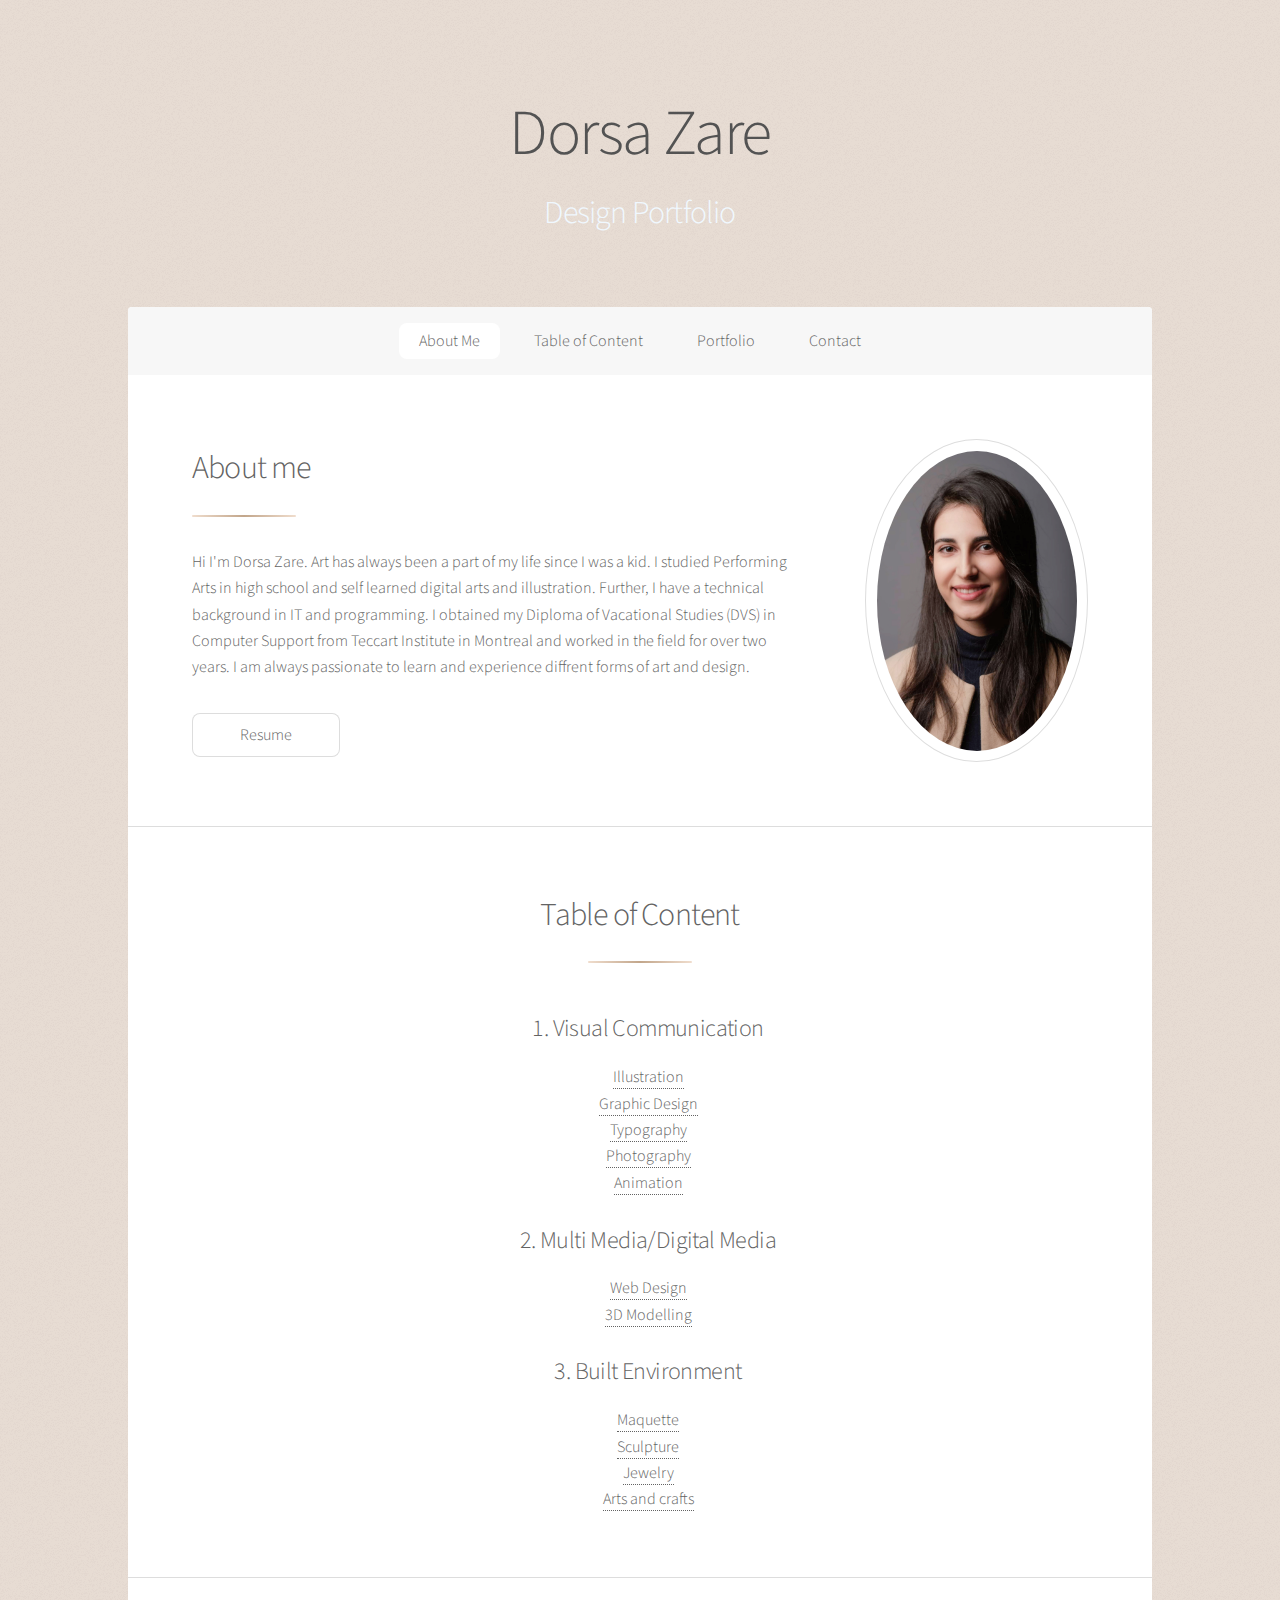
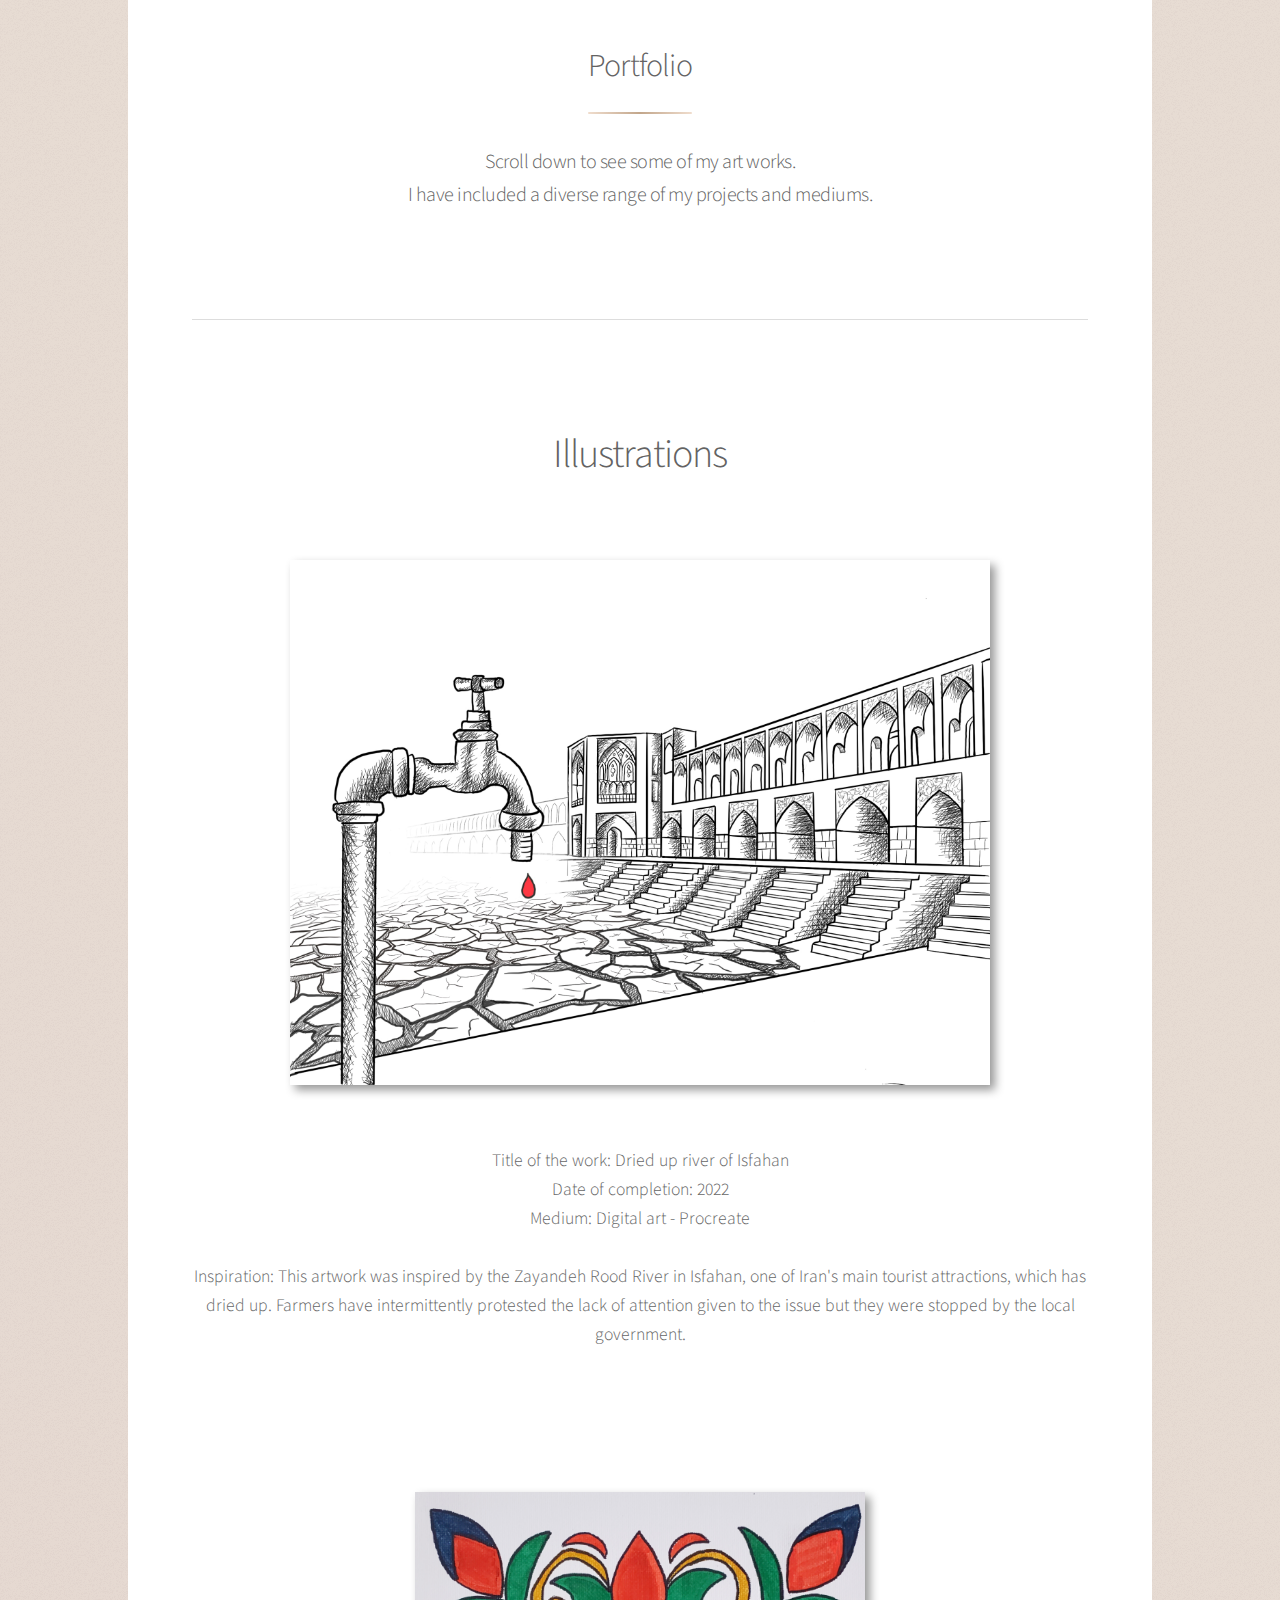
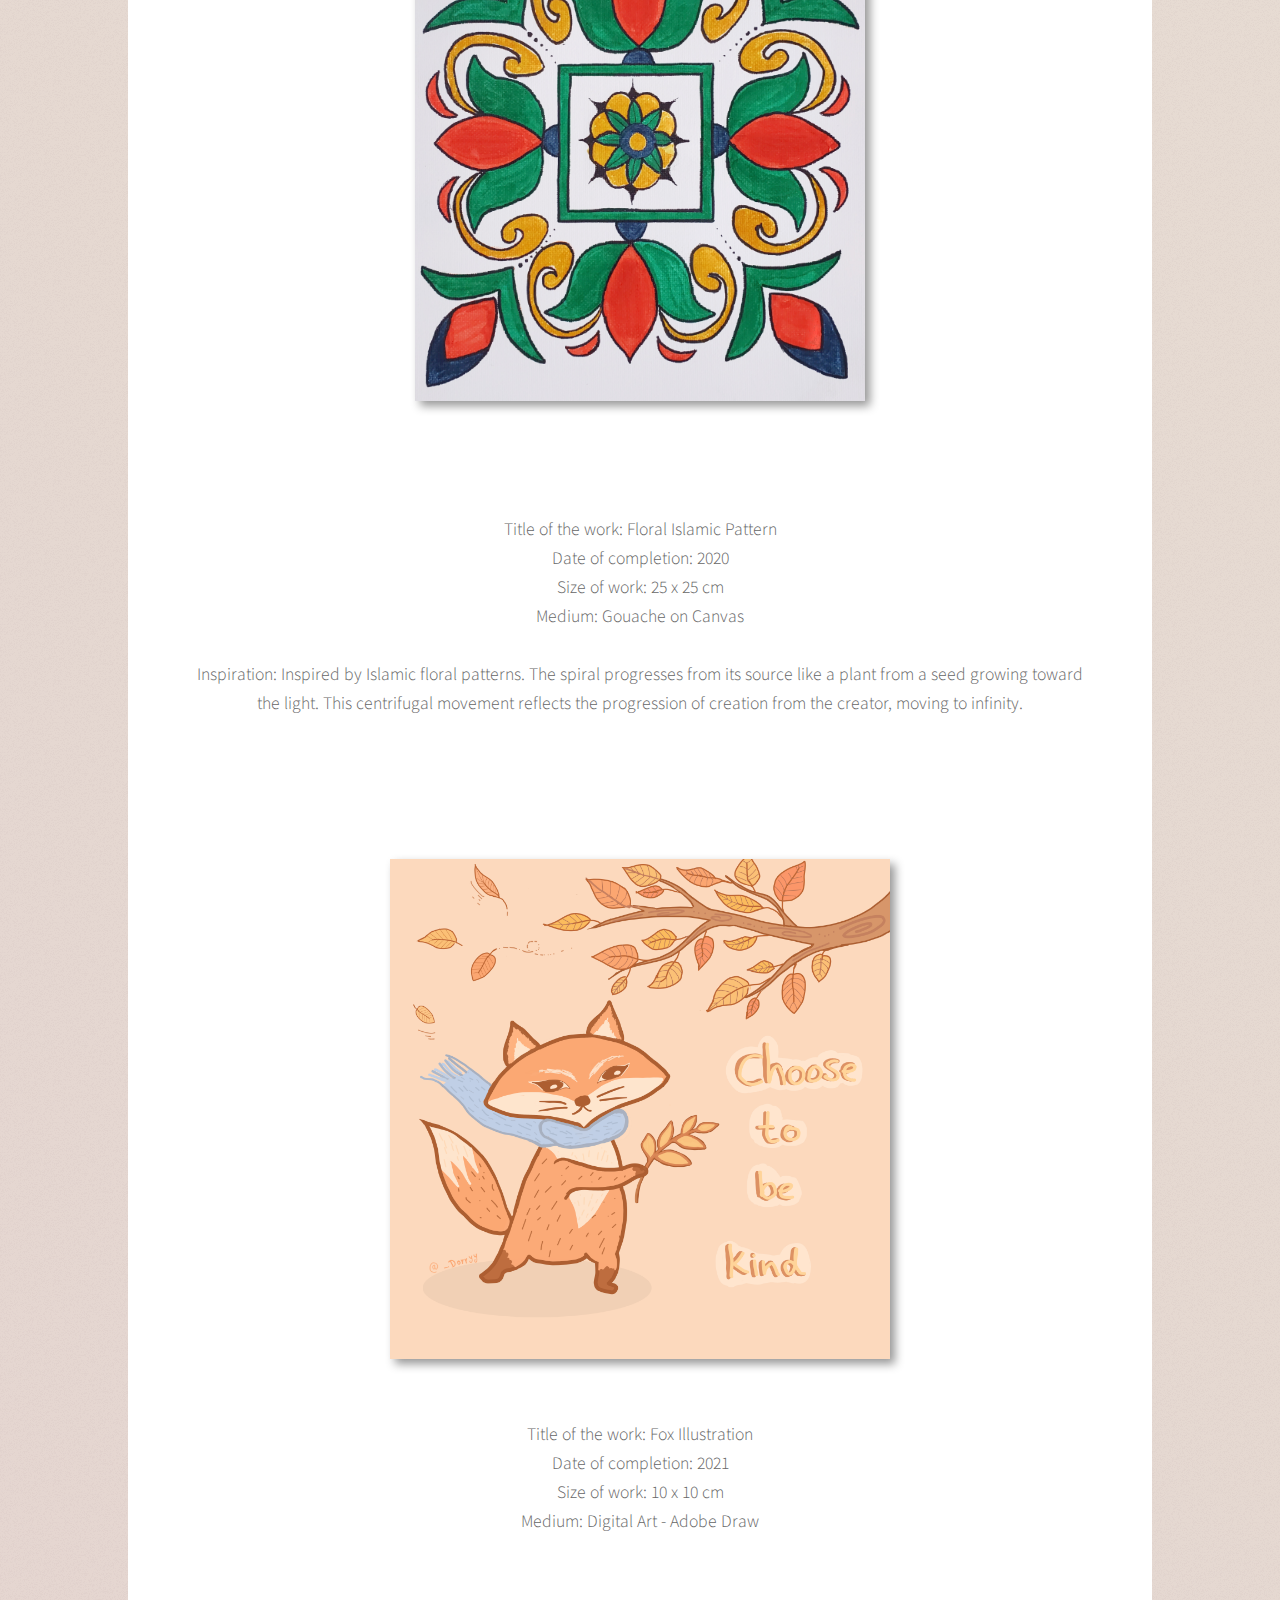
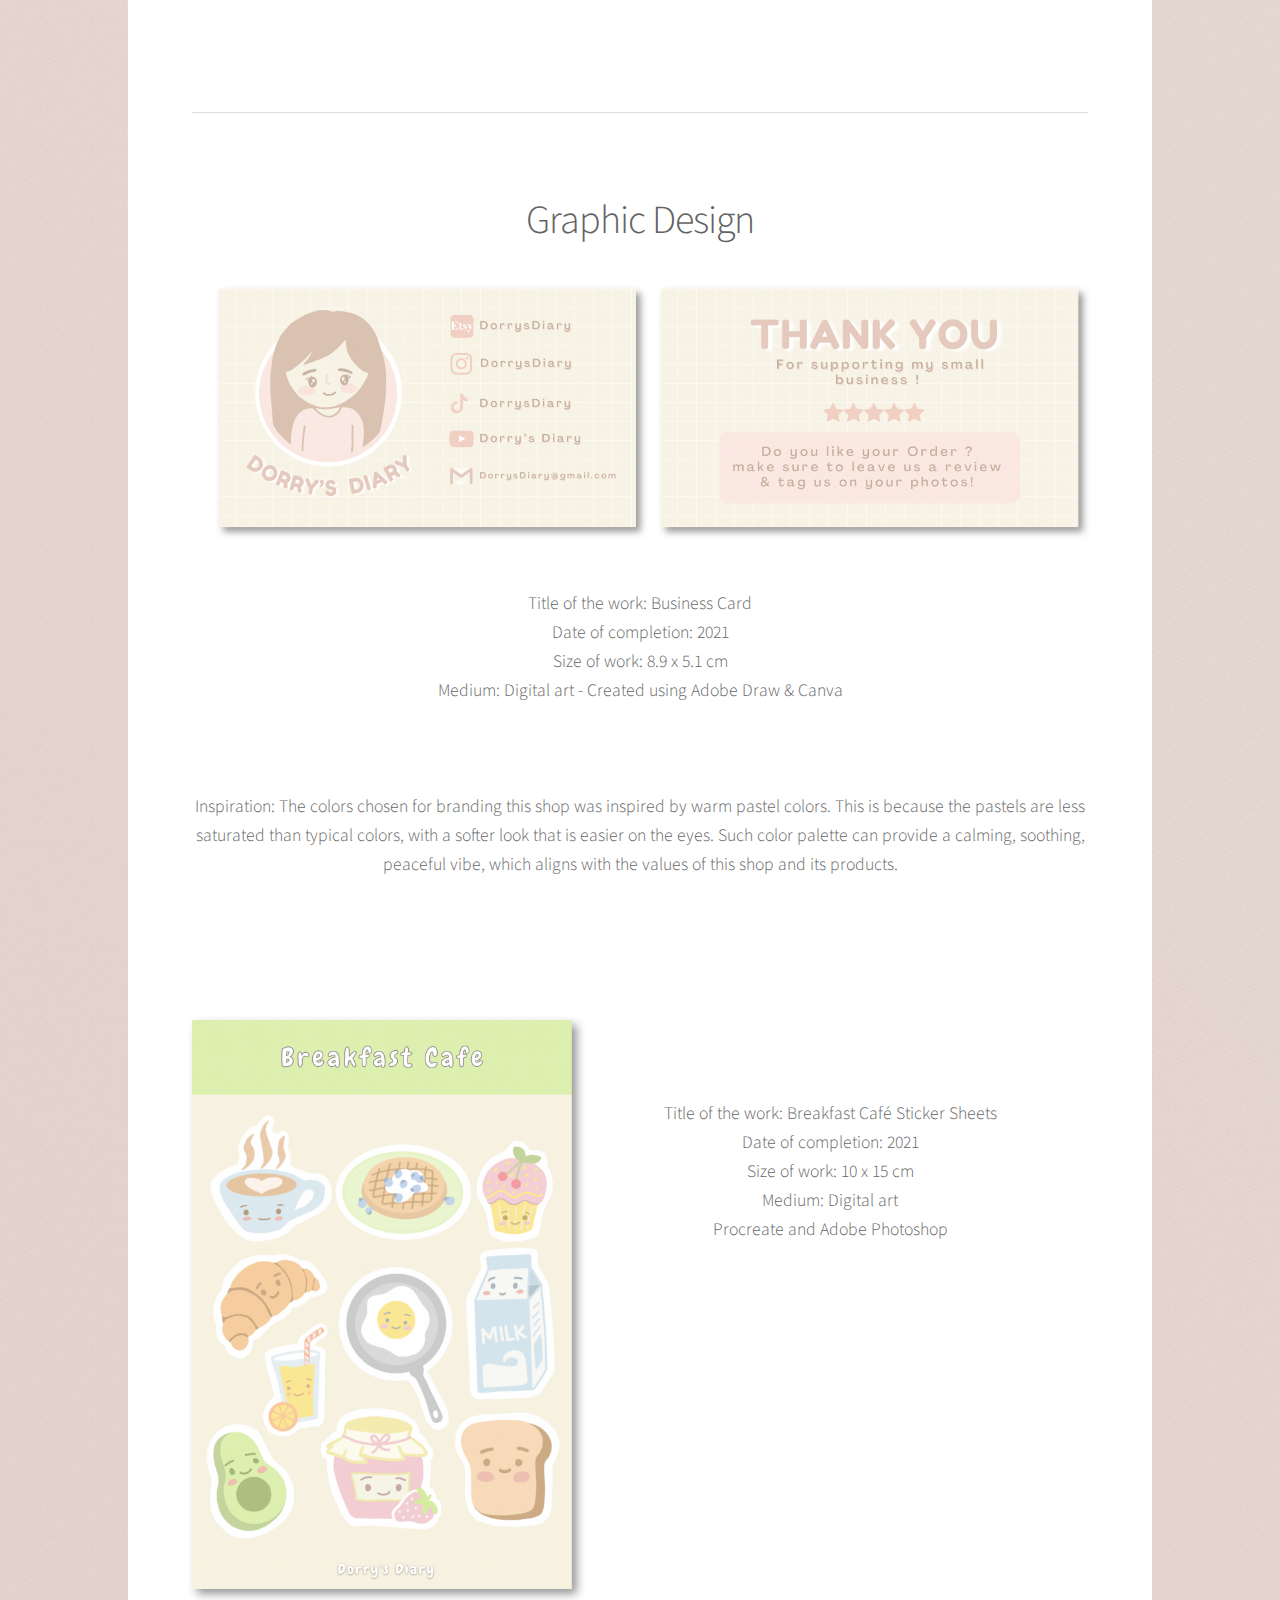
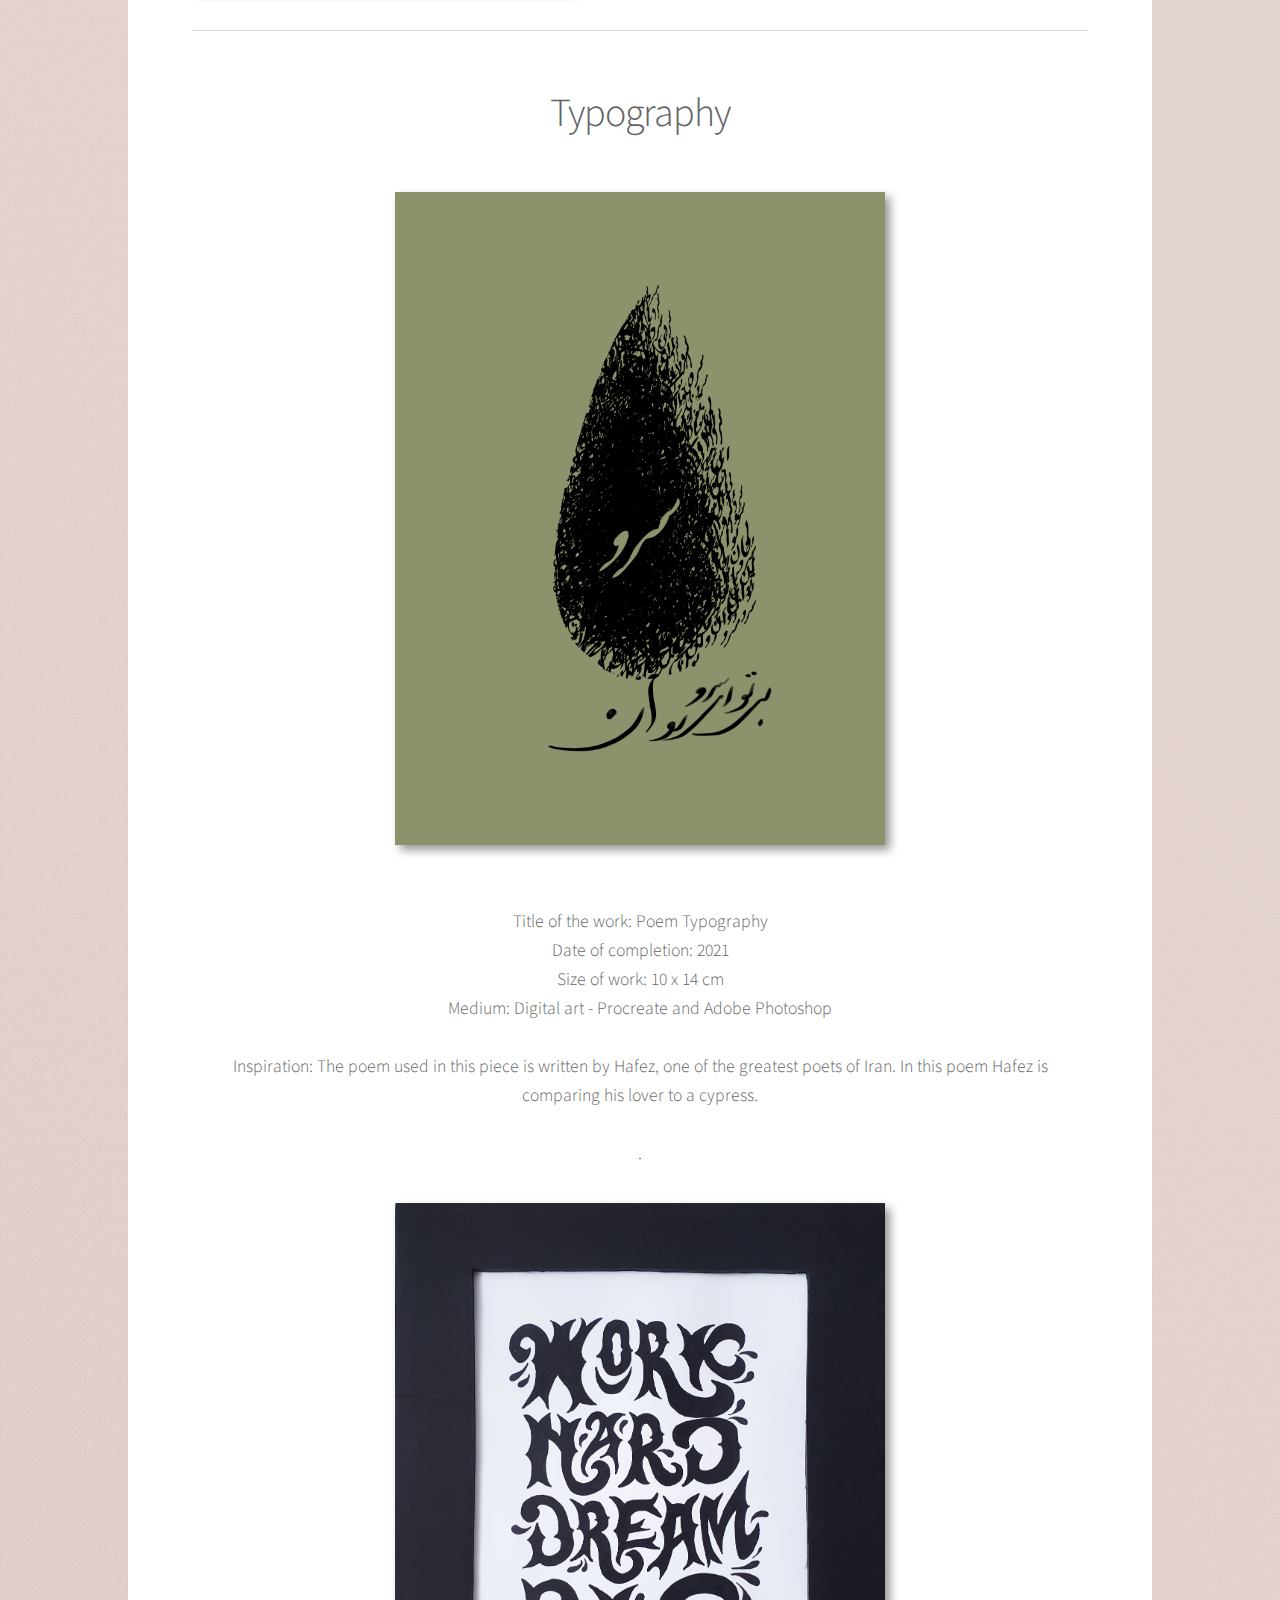
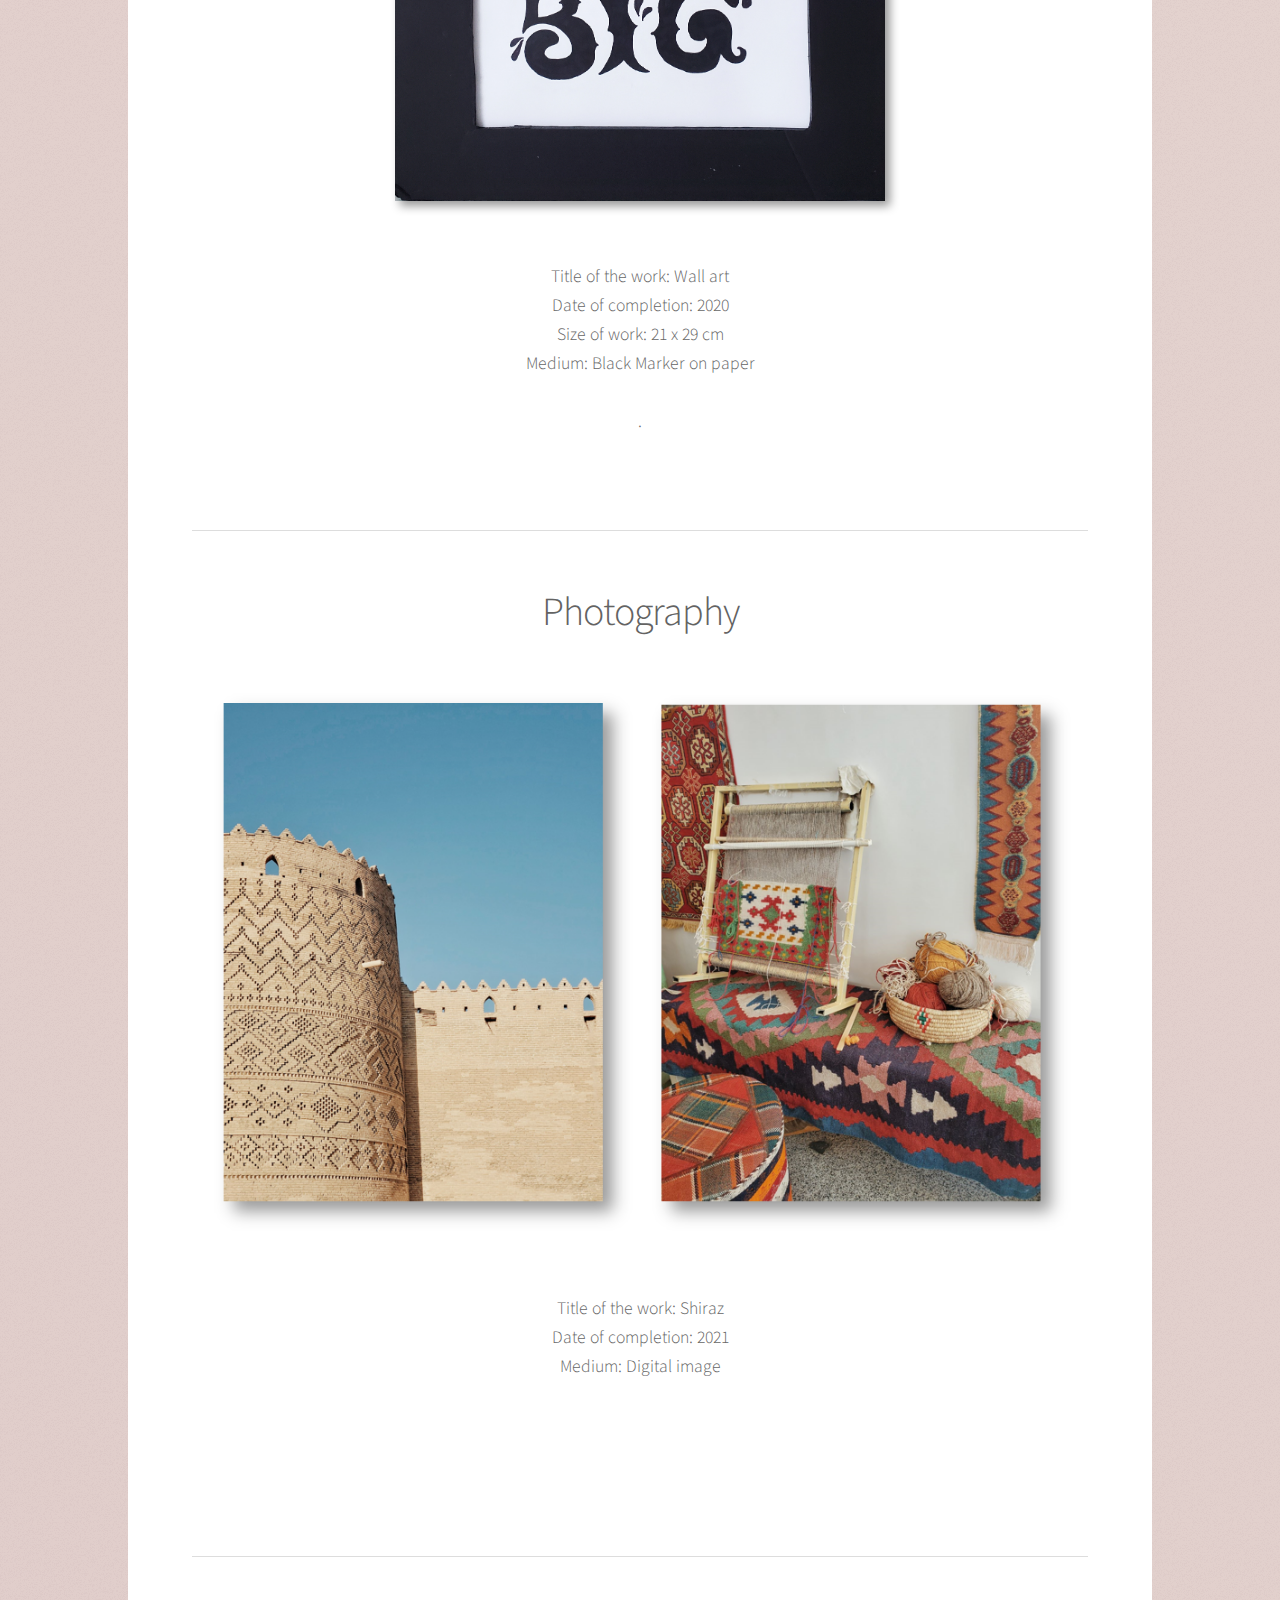
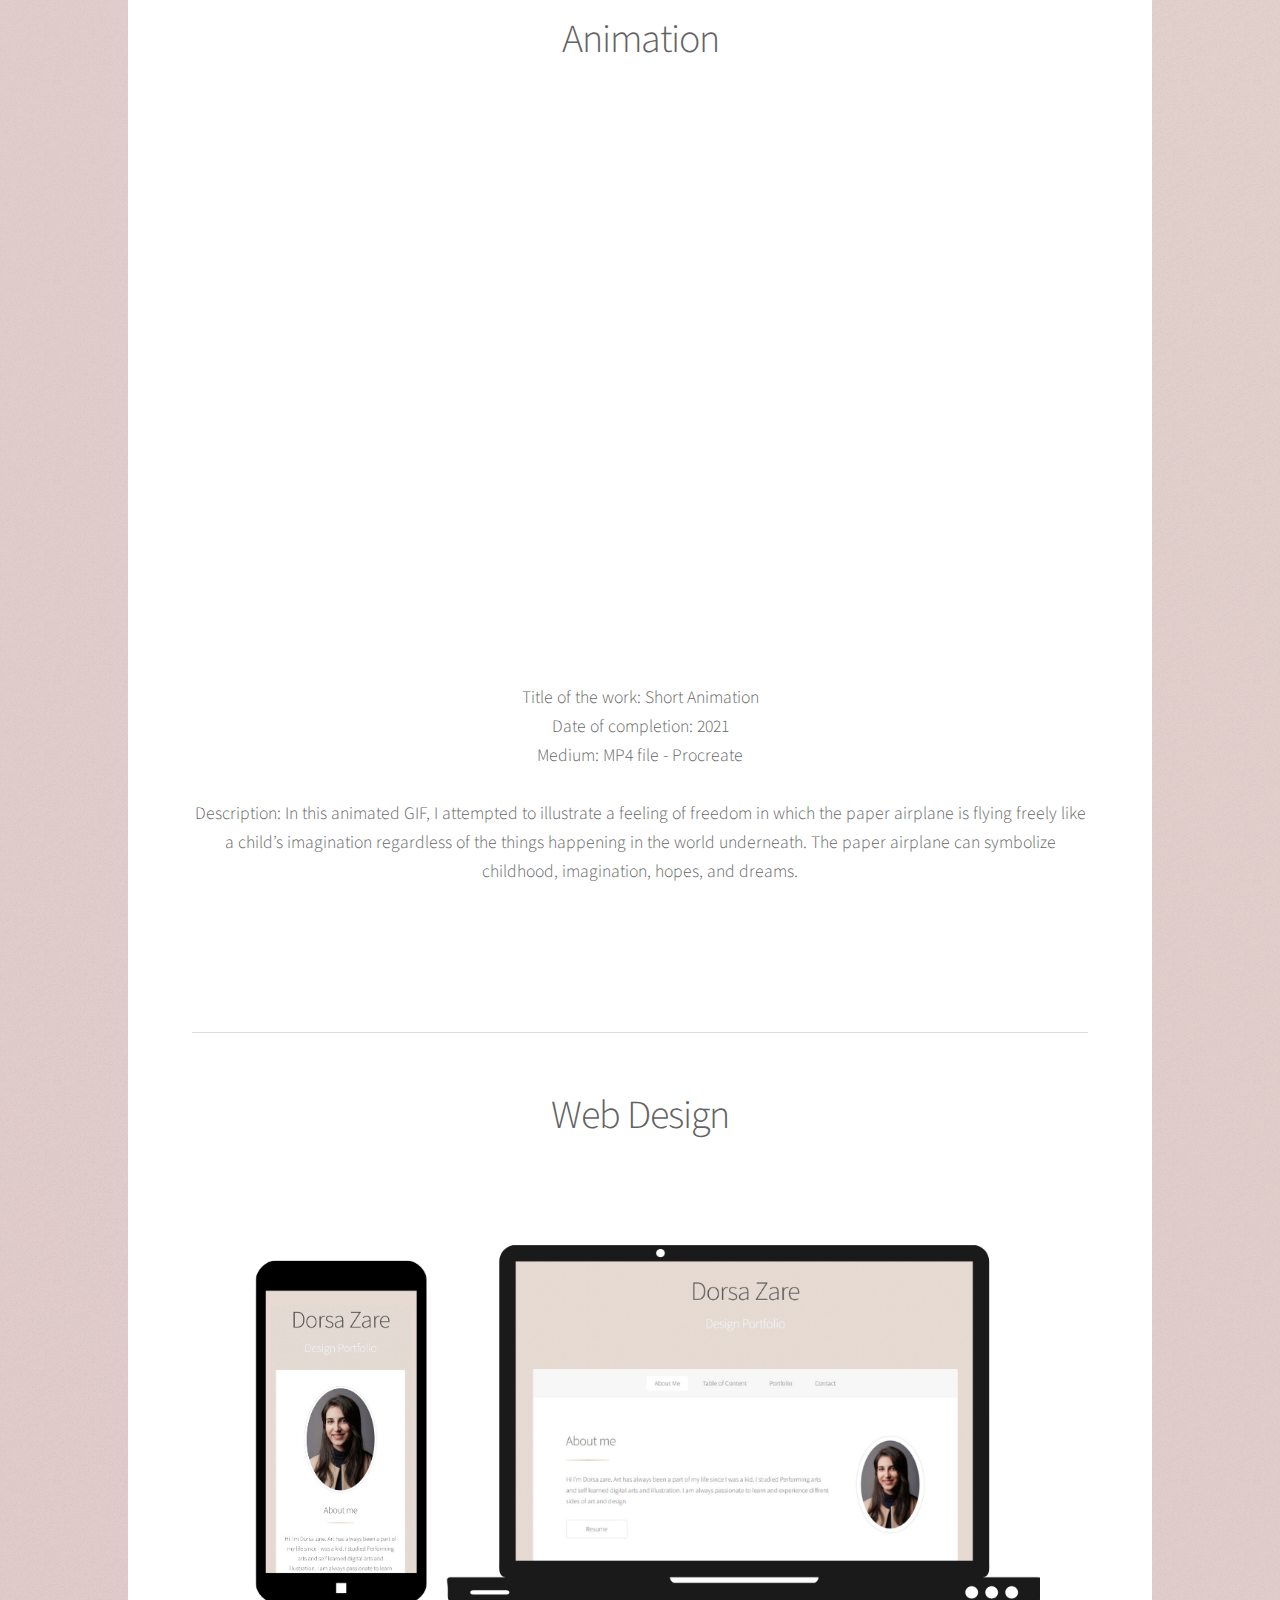
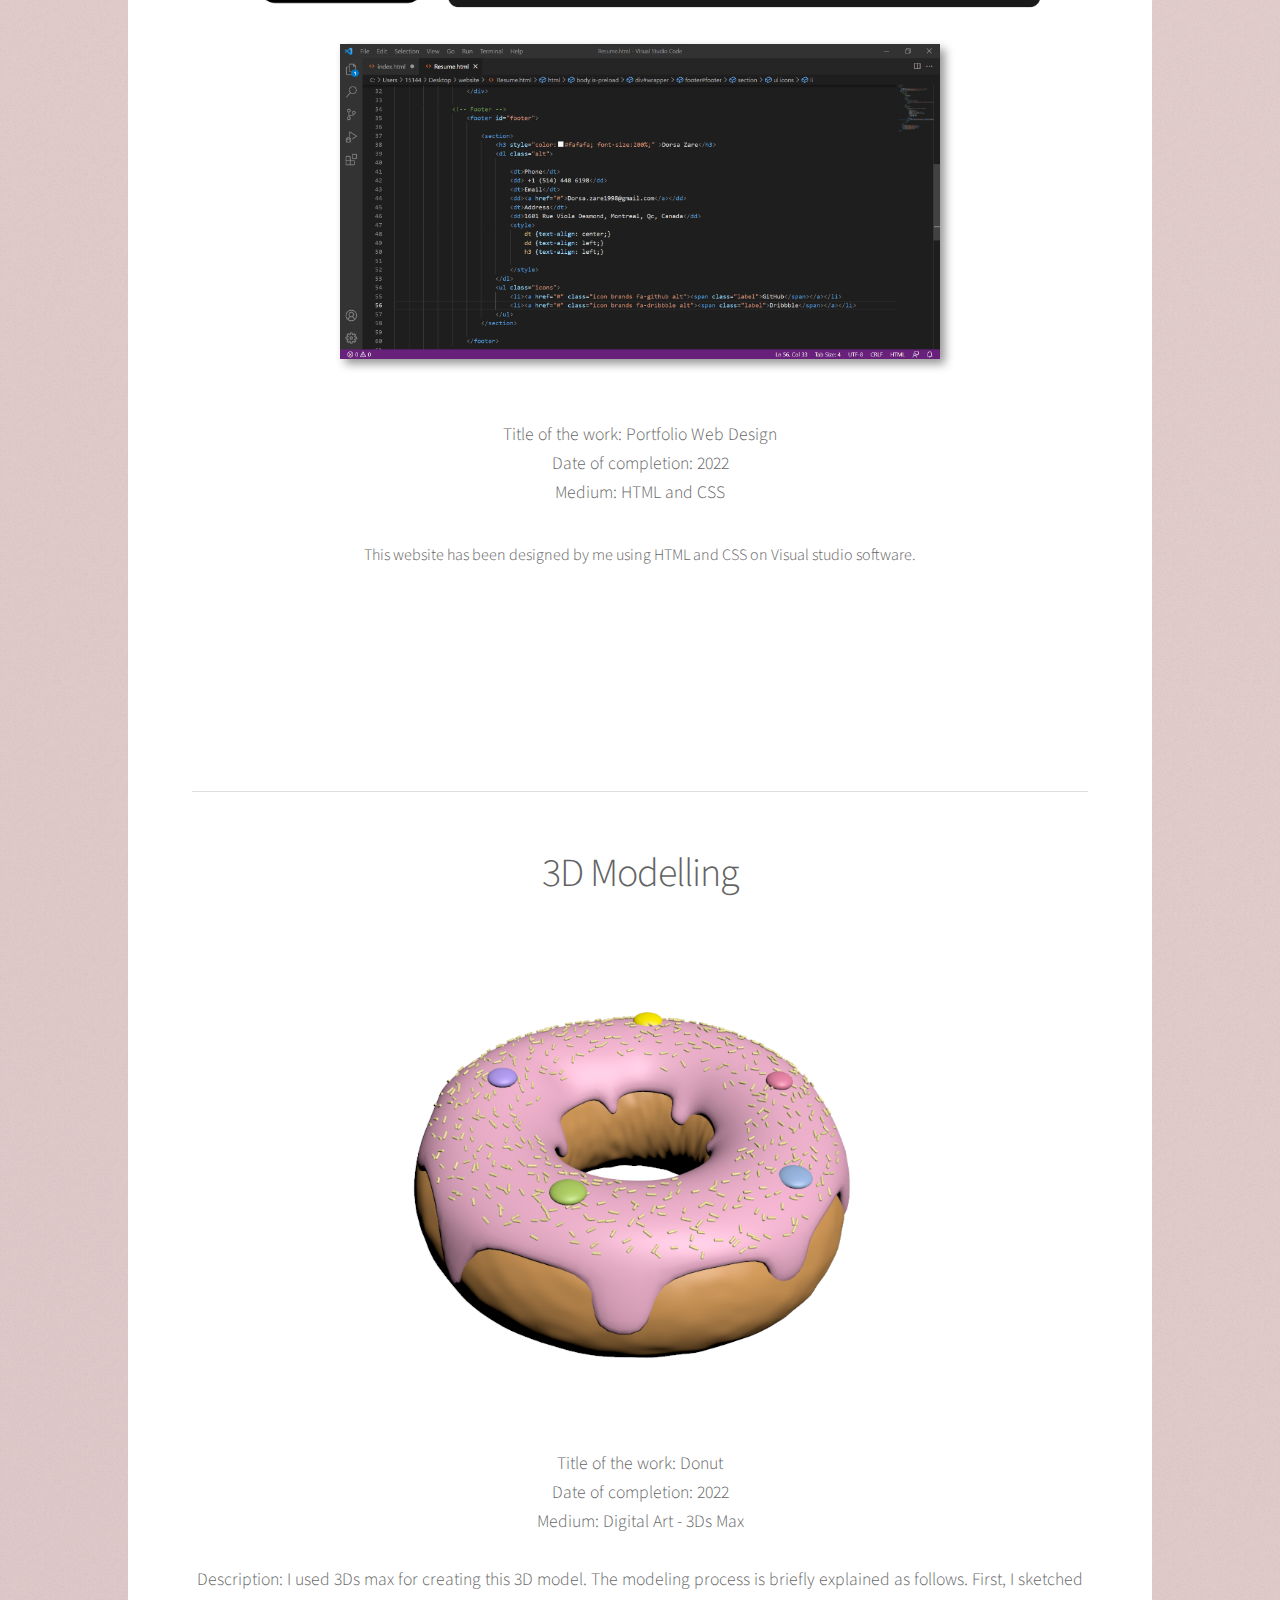
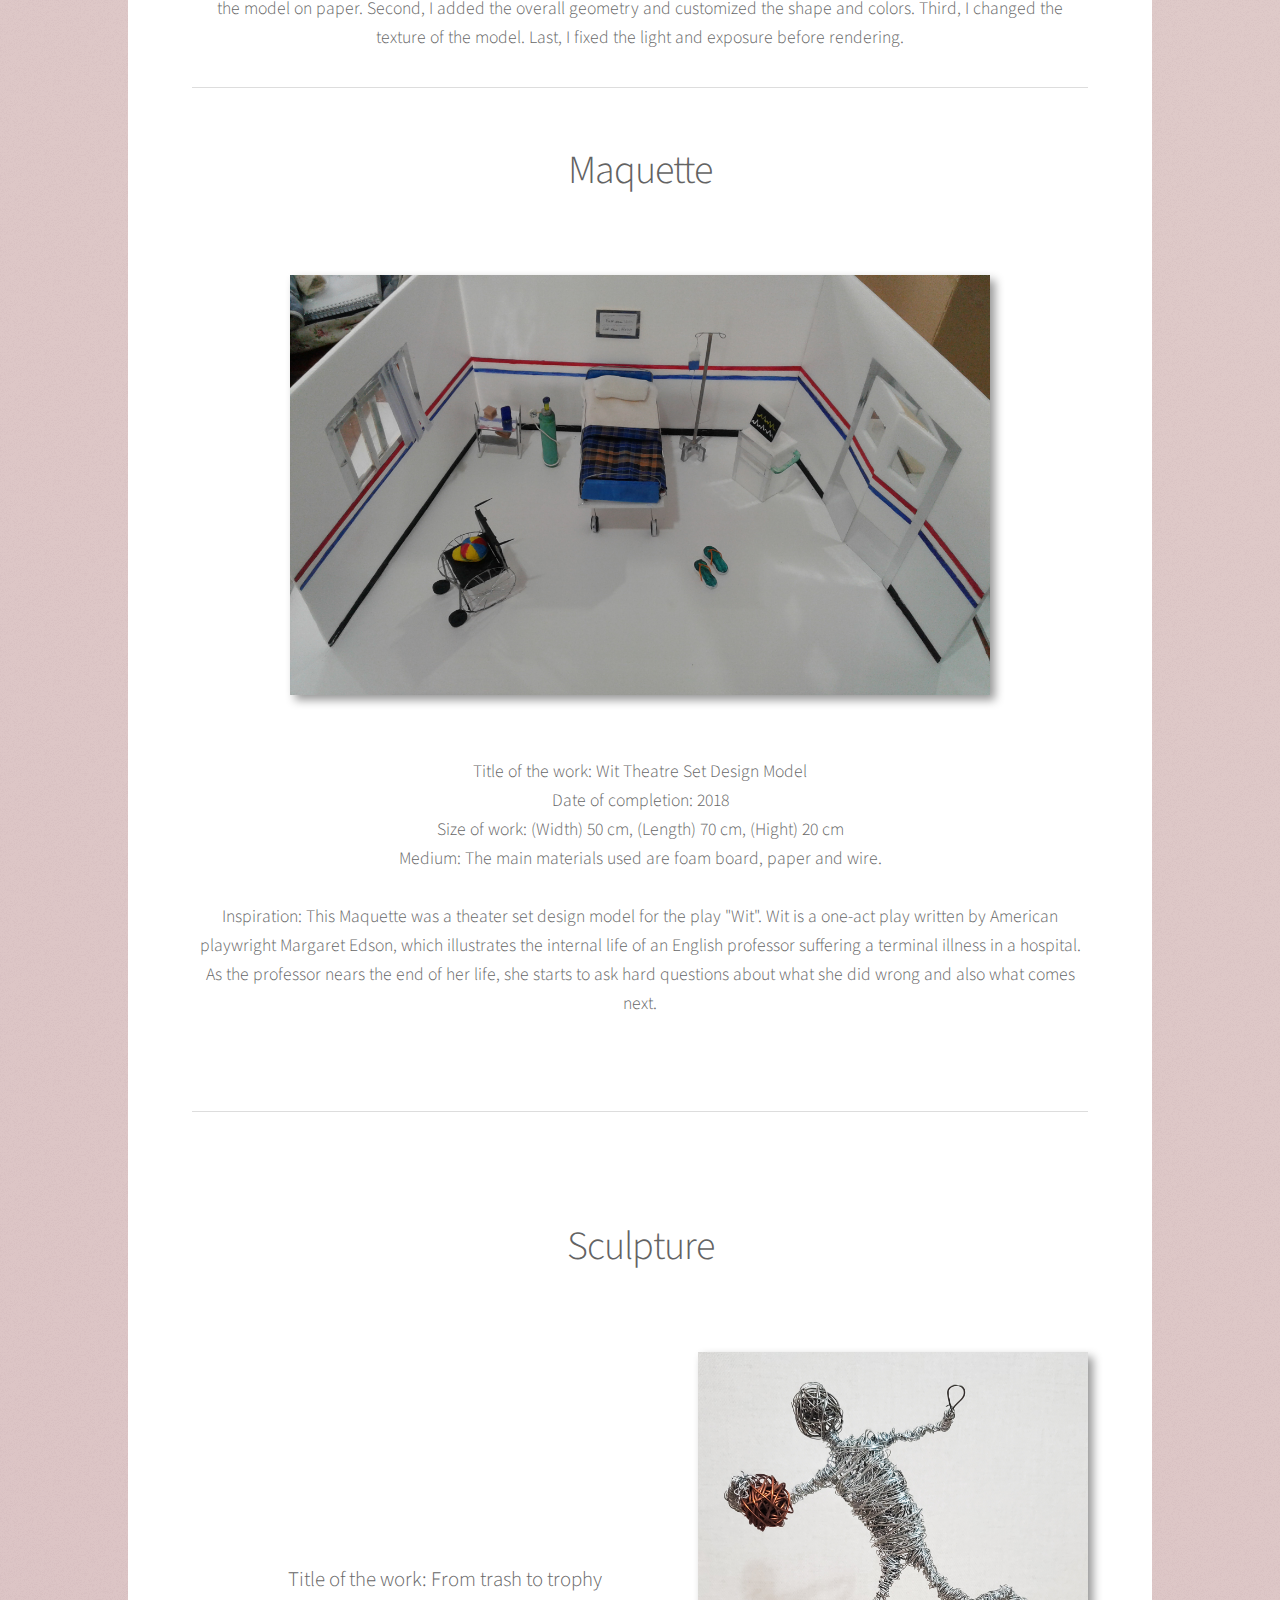
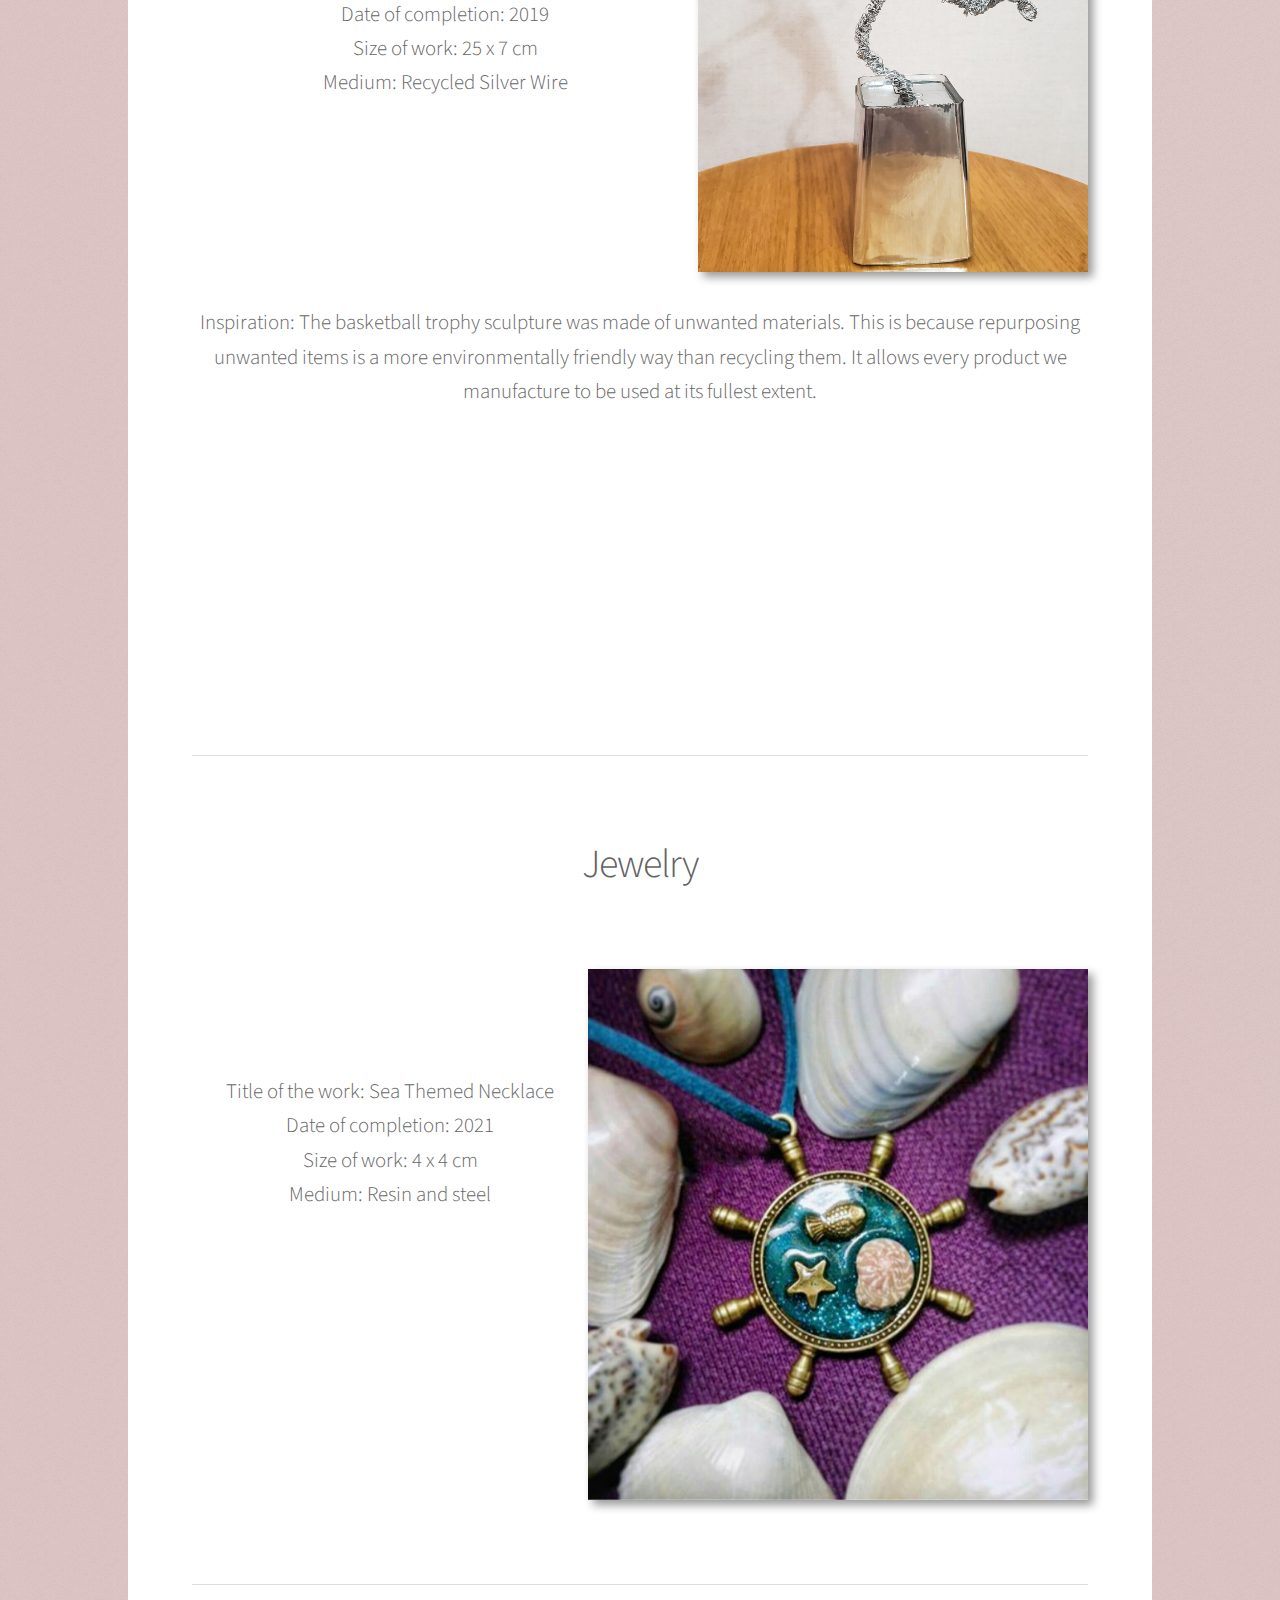
<file: index.html>
<!DOCTYPE HTML>
<html>
	<head>
		<title>DORSA ZARE</title>
		<meta charset="utf-8" />
		<meta name="viewport" content="width=device-width, initial-scale=1, user-scalable=no" />
		<link rel="stylesheet" href="assets/css/main.css" />
		<noscript><link rel="stylesheet" href="assets/css/noscript.css" /></noscript>
	</head>
	<body class="is-preload">
		<!-- Wrapper -->
			<div id="wrapper">
				<!-- Header -->
					<header id="header" class="alt">
						<h1 style="color:#535353; font-size:400%;" >Dorsa  Zare</h1> 
						<h2 style="color:aliceblue; font-size:200%;">Design Portfolio</h2>
					</header>

				<!-- Nav -->
					<nav id="nav">
						<ul>
							<li><a href="#intro" class="active">About Me</a></li>
							<li><a href="#first">Table of Content</a></li>
							<li><a href="#second">Portfolio</a></li>
							<li><a href="#cta">Contact</a></li>
						</ul>
					</nav>

				<!-- Main -->
					<div id="main">

						<!-- 1. About Me -->
							<section id="intro" class="main">
								<div class="spotlight">
									<div class="content">
										<header class="major">
											<h2>About me </h2>
										</header>
										<p>Hi I'm Dorsa Zare. Art has always been a part of my life since I was a kid.
											I studied Performing Arts in high school and self learned digital arts and illustration. 
											Further, I have a technical background in IT and programming.
											I obtained my Diploma of Vacational Studies (DVS) in Computer Support from Teccart Institute in Montreal and worked in the field for over two years.
											I am always passionate to learn and experience diffrent forms of art and design. </p>
										<ul class="actions">
											<li><a href="Resume.html" class="button">Resume</a></li>
										</ul>
									</div>
									<span class="image"><img src="images/pic0.jpg" alt="" style="width: 200px;" /></span>
								</div>
							</section>

						<!-- 2. Table of Content -->
							<section id="first" class="main special">
								<header class="major">

									<h2>Table of Content</h2>
								</header>
								<div id="toc_container">
								
									<ul class="toc_list">
									<h2> 1. Visual Communication</h2>

									<a href="#my_illustration">Illustration</a> <br />
									<a href="#Graphic_Design">Graphic Design</a> <br />
									<a href="#Typography">Typography</a> <br />
									<a href="#Photography">Photography</a> <br />
									<a href="#Animation">Animation</a> <br />
									<br>
									<h2> 2. Multi Media/Digital Media</h2>
									<a href="#Web_Design">Web Design</a> <br />
									<a href="#3D_Modelling">3D Modelling</a> <br />
									<br>
									<h2> 3. Built Environment</h2>
									<a href="#Maquette">Maquette</a> <br />
									<a href="#Sculpture">Sculpture</a> <br />
									<a href="#Jewelry">Jewelry</a> <br />
									<a href="#Arts_and_crafts">Arts and crafts</a> <br />
									</ul>
									</div>
							</section>

						<!-- 3. Portfolio -->
							<section id="second" class="main special">
								<header class="major">
									<h2>Portfolio</h2>
									<p> Scroll down to see some of my art works. 
										<br/>
										 I have included a diverse range of my projects and mediums. </p>
								
								</header>
								
							<br>
							<hr>
							<br>
							<br>
							<br>
							<a id="my_illustration"></a>
								<h1>Illustrations</h1>
								
								<br>
								<br>
								<input type="image" src="images/Isfahan.jpg" alt="Illustration" width="700px" 
								style="float:center;-webkit-filter: drop-shadow(5px 5px 5px rgb(107, 104, 104)); filter: drop-shadow(5px 5px 5px rgb(151, 151, 151));">
						
							<br>
							<br>
							<br>
								<p  style="text-align:center; color:#666666; font-size:110%;">
									
							
                                                         Title of the work: Dried up river of Isfahan <br>
                                                         Date of completion: 2022 <br>
                                                         Medium: Digital art - Procreate <br>
									<br>
								Inspiration: This artwork was inspired by the Zayandeh Rood River in Isfahan, one of Iran's main tourist attractions,
									which has dried up. 
									 Farmers have intermittently protested the lack of attention given to the issue but they were stopped by the local government. 
								<br>

										  <br /></p>
							
								<br>
								<br>
								<br>
								<input type="image" src="images/Illustration2.jpeg" alt="Illustration" width="450px" 
								style="float:Center;-webkit-filter: drop-shadow(5px 5px 5px rgb(107, 104, 104)); filter: drop-shadow(5px 5px 5px rgb(151, 151, 151));">
							<br>	
							<br>
							<br>
							<br>
							<br>
								<p  style="text-align:center; color:#666666; font-size:110%;">
									
                                                         Title of the work: Floral Islamic Pattern <br>
                                                         Date of completion: 2020 <br>
                                                         Size of work: 25 x 25 cm <br>
                                                         Medium: Gouache on Canvas <br>
									<br>
									 Inspiration: 
								 Inspired by Islamic floral patterns.
								The spiral progresses from its source like a plant from a seed growing toward the light.
								This centrifugal movement reflects the progression of creation from the creator, moving to infinity.

										  <br /></p>
							
							<br>
							<br>
							<br>
							<br>
							<input type="image" src="images/Illustration.png" alt="Illustration" width="500px" 
							style="float:Center;-webkit-filter: drop-shadow(5px 5px 5px rgb(107, 104, 104)); filter: drop-shadow(5px 5px 5px rgb(151, 151, 151));">
						<br>	
						<br>
							<br>
						<p  style="text-align:center; color:#666666; font-size:110%;">
									
							
                                                         Title of the work: Fox Illustration <br>
                                                         Date of completion: 2021 <br>
                                                         Size of work: 10 x 10 cm <br>
                                                         Medium: Digital Art - Adobe Draw <br>

										  <br /></p>
							
							<br>
							<br>
							<br>
							<hr>
							<br>
							<br>	
							<a id="Graphic_Design"></a>
							<h1> Graphic Design</h1> 
							<input type="image" src="images/business card.png" alt="Business Card"  width="920px">
							<br>
							<br>	
								<p  style="text-align:center; color:#666666; font-size:110%;">
								 
                                                         Title of the work: Business Card <br>
                                                         Date of completion: 2021 <br>
                                                         Size of work: 8.9 x 5.1 cm <br>
                                                         Medium: Digital art - Created using Adobe Draw & Canva <br>
									<br />
									<br />
									<br>
									Inspiration: The colors chosen for branding this shop was inspired by warm pastel colors.
									This is because the pastels are less saturated than typical colors, with a softer look that is easier on the eyes. Such color palette can provide a calming, soothing, peaceful vibe, which aligns with the values of this shop and its products.

</p>
									<br>

							
							<br>
							<br>
							<br>
							<input type="image" src="images/StickerSheet2.png" alt="stickers" width="380px" style="float:left;-webkit-filter: drop-shadow(5px 5px 5px rgb(107, 104, 104)); filter: drop-shadow(5px 5px 5px rgb(151, 151, 151));">
						<br>
							<br>
							<br>	
							<p  style="text-align:center; color:#666666; font-size:110%;" >
							
                                                         Title of the work: Breakfast Café Sticker Sheets  <br>
                                                         Date of completion: 2021 <br>
                                                         Size of work: 10 x 15 cm <br>
                                                         Medium: Digital art <br>
								Procreate and Adobe Photoshop<br>
								<br />
</p>
							<br>
								<br>
							<br>
							<br>
								<br>
							<br>
							<br>
							<br>
								<br>
							<br>
							<br>
							<hr>
							<br>
							<a id="Typography"></a>
							<h1>Typography</h1>
								<br>
							<input type="image" src="images/typography1.jpg" alt="Typography" width="490px"style="float:center;-webkit-filter: drop-shadow(5px 5px 5px rgb(107, 104, 104)); filter: drop-shadow(5px 5px 5px rgb(151, 151, 151));">
						<br>
							<br>
							<br>
							<p style="text-align:center; color:#666666; font-size:110%;" 
							   
							 <br>
                                                         Title of the work: Poem Typography <br>
                                                         Date of completion: 2021 <br>
                                                         Size of work: 10 x 14 cm <br>
                                                         Medium: Digital art - Procreate and Adobe Photoshop<br>
								<br>
								Inspiration: 
								The poem used in this piece is written by Hafez, one of the greatest poets of Iran.
									In this poem Hafez is comparing his lover to a cypress.
								<br />
							
								<br>
.</p>
								<input type="image" src="images/Typography2.jpeg" alt="Typography" width="490px"style="float:center;-webkit-filter: drop-shadow(5px 5px 5px rgb(107, 104, 104)); filter: drop-shadow(5px 5px 5px rgb(151, 151, 151));">
					
							<br>
							<br>
							<br>
							<p style="text-align:center; color:#666666; font-size:110%;" 
							   
							 <br>
                                                         Title of the work: Wall art <br>
                                                         Date of completion: 2020 <br>
                                                         Size of work: 	21 x 29 cm <br>
                                                         Medium: Black Marker on paper <br>
								<br />
.</p>
							
							<br>
							<hr>
							<br>
							<a id="Photography"></a>
							<h1>Photography</h1>		
							<input type="image" src="images/Photography.png" alt="Photography" width="900px">
							<br>
							<br>	
							<p style="text-align:center; color:#666666; font-size:110%;" >
						
                                                         Title of the work: Shiraz <br>
                                                         Date of completion: 2021 <br>
                                                         Medium: Digital image <br>
								<br />
		</p>

						
							<br>
							<br>
							<br>
							<hr>
							<br>
							<a id="Animation"></a>
							<h1>Animation</h1>
							<br>
                           <iframe  width="510" height="530" src="https://www.youtube.com/embed/ZF-JodOmp9A" frameborder="0" allowfullscreen></iframe>
                             </iframe> 
							<br>
							<br>
							<p style="text-align:center; color:#666666; font-size:110%;" >
						
                                                         Title of the work: Short Animation  <br>
                                                         Date of completion: 2021 <br>
                                                         Medium: MP4 file - Procreate  <br>
								<br />
								
								Description: In this animated GIF, I attempted to illustrate a feeling of freedom in which 
								the paper airplane is flying freely like a child’s imagination
							regardless of the things happening in the world underneath. 
							The paper airplane can symbolize childhood, imagination, hopes, and dreams.


	</p>
	<br>
							<br>
							<br>
							<hr>
							<br>
							<h1>Web Design</h1>
							<a id="Web_Design"></a>
							<br>
							<br><input type="image" src="images/web.png" alt="Web" width="800px " 
							style="float:center;
							">	
				                        <input type="image" src="images/html.png" alt="html" width="600px "
							       style="float:center;-webkit-filter: 
							drop-shadow(5px 5px 5px rgb(107, 104, 104)); filter: drop-shadow(5px 5px 5px rgb(151, 151, 151));">	
				                      
						<br>
						<br>
						<br>
						<p style="text-align:center; color:#666666; font-size:110%;" >
						
                                                         Title of the work: Portfolio Web Design  <br>
                                                         Date of completion: 2022 <br>
                                                         Medium: HTML and CSS <br>
							<p>This website has been designed by me using HTML and CSS on Visual studio software.</p>
							
					
</p>
								<br />

							<br>
							<br>
							<br>
	<br>
							<br>
							<hr>
							<br>
							<h1>3D Modelling</h1>
							<a id="3D_Modeling"></a>
							<br>
							<br><input type="image" src="images/3d.png" alt="Web" width="570px " 
							style="float:center;
							">	
						<br>
						<br>
						<br>
						<p style="text-align:center; color:#666666; font-size:110%;" >
						
                                                         Title of the work: Donut  <br>
                                                         Date of completion: 2022 <br>
                                                         Medium: Digital Art - 3Ds Max <br>
							           
						 <br>
														
						Description: I used 3Ds max for creating this 3D model. 
							The modeling process is briefly explained as follows. 
							First, I sketched the model on paper. Second, I added the overall geometry and customized the shape and colors. 
							Third, I changed the texture of the model. Last, I fixed the light and exposure before rendering.
						 <br>
							<hr>
							<br>

							<h1>Maquette</h1>
							<a id="Maquette"></a>
							<br>
							<br><input type="image" src="images/Maquette.jpg" alt="Maquette" width="700px " 
							style="float:center;-webkit-filter: 
							drop-shadow(5px 5px 5px rgb(107, 104, 104)); filter: drop-shadow(5px 5px 5px rgb(151, 151, 151));">	
				
						<br>
						<br>
						<br>
						<p style="text-align:center; color:#666666; font-size:110%;" >
						
							
                                                         Title of the work: Wit Theatre Set Design Model <br>
                                                         Date of completion: 2018 <br>
                                                         Size of work: (Width) 50 cm, (Length) 70 cm, (Hight) 20 cm <br>
                                                         Medium: The main materials used are foam board, paper and wire. <br>
							<br>
							Inspiration: This Maquette was a theater set design model for the play "Wit".
								Wit is a one-act play written by American playwright Margaret Edson, which illustrates the internal life of an English professor suffering
									a terminal illness in a hospital. As the professor nears the end of her life, she starts to ask hard questions 
									about what she did wrong and also what comes next. 

										  <br />
</p>
					<br>
						
						<hr>
						<br>

						<br>
						<br>
						<h1>Sculpture</h1>
							<a id="Sculpture"></a>
						<br>
							<br><input type="image" src="images/Sculpture.jpg" alt="Sculpture" width="390px " 
							style="float:right;-webkit-filter: drop-shadow(5px 5px 5px rgb(107, 104, 104)); filter: drop-shadow(5px 5px 5px rgb(151, 151, 151));">	
					
				
						<br>
						<br>	
						<br>
						<br>
					
						<br>
	<br>
	<br>
	<br>
							<p style="text-align:center; color:#666666; font-size:130%;" >
						
                                                         Title of the work: From trash to trophy <br>
                                                         Date of completion: 2019 <br>
                                                         Size of work: 25 x 7 cm <br>
                                                         Medium: Recycled Silver Wire  <br>
								<br>
								<br>
								<br>
								<br>
								<br>
								<br>
	                                                 Inspiration: The basketball trophy sculpture was made of 
							unwanted materials. This is because repurposing
							 unwanted items is a more environmentally friendly way
							than recycling them. It allows every product we manufacture to be used at its fullest extent. 
														 <br>
										  <br />
</p>
						<br>
						<br>
						<br>
						<br>
						<br>
						<br>
						<br>
						<br>
						<br>
						<hr>
						<br>
						<br>
						<h1>Jewelry</h1>
							<a id="Jewelry"></a>
						<br>
							<br><input type="image" src="images/Jewelry.jpeg" alt="Jewelry" width="500px " 
							style="float:right;-webkit-filter: drop-shadow(5px 5px 5px rgb(107, 104, 104)); filter: drop-shadow(5px 5px 5px rgb(151, 151, 151));">	
					
						<br>	
						<br>
						<br>
						<br>	
						<p style="text-align:center; color:#666666; font-size:130%;" >
						
							
                                                         Title of the work: Sea Themed Necklace <br>
                                                         Date of completion: 2021 <br>
                                                         Size of work: 4 x 4 cm <br>
                                                         Medium: Resin and steel <br>

										  <br /></p>

						<br>
<br>
						<br>
						<br>
<br>
						<br>
						<br>
						<br>
						<br>
						<br>
						<hr>
						<br>
						<br>
						<h1>Arts and Crafts</h1>
							<a id="Arts_and_crafts"></a>
						<br>
							<br><input type="image" src="images/Ceramic.jpeg" alt="Ceramic" width="400px " 
							style="float:right;-webkit-filter: drop-shadow(5px 5px 5px rgb(107, 104, 104)); filter: drop-shadow(5px 5px 5px rgb(151, 151, 151));">	
						<br>
						<br>
						<br>
						<br>	
						<br>	
						<br>
						<br>
						<p style="text-align:center; color:#666666; font-size:130%;" >
						
							
                                                         Title of the work: Recycled Ceramic wall art  <br>
                                                         Date of completion: 2019 <br>
                                                         Size of work: 30 x 50 cm <br>
                                                         Medium: Recycled ceramic mosaic on MDF board <br>

										  <br /></p>
						<br>
						<br>
						<br>
						<br>
						<br>
						<br>	
<br>
						<br>
						<br>
						<br>
					
						
					

								</section>

						<!-- 4. Contact -->
							<section id="cta" class="main special">
								<header class="major">
									<h2>Contact</h2>
									<section>
										<h3 style="color:#c9a8a6; font-size:200%;" >Dorsa Zare</h3> 
										<dl class="alt">
											
											<dt>Phone</dt>
											<dd> +1 (514) 448 6198</dd>
											<dt>Email</dt>
											<dd><a href="#">Dorsa.zare1998@gmail.com</a></dd>
											<dt>Address</dt> 
											<dd>1601 Rue Viola Desmond, Montreal, Qc, Canada</dd>
											<style>
												dt {text-align: center;}
												dd {text-align: left;}
												h3 {text-align: left;}
											
											</style>
										</dl>
									
									</section>
								</footer>
							</section>

					</div>

				<!-- Footer -->
					<footer id="footer">
		
						<section>
							<p>Designed by Dorsa Zare</p>
						</section>
					
					</footer>

			</div>

		<!-- Scripts -->
			<script src="assets/js/jquery.min.js"></script>
			<script src="assets/js/jquery.scrollex.min.js"></script>
			<script src="assets/js/jquery.scrolly.min.js"></script>
			<script src="assets/js/browser.min.js"></script>
			<script src="assets/js/breakpoints.min.js"></script>
			<script src="assets/js/util.js"></script>
			<script src="assets/js/main.js"></script>

	</body>
</html>

								

</ul>
</file>
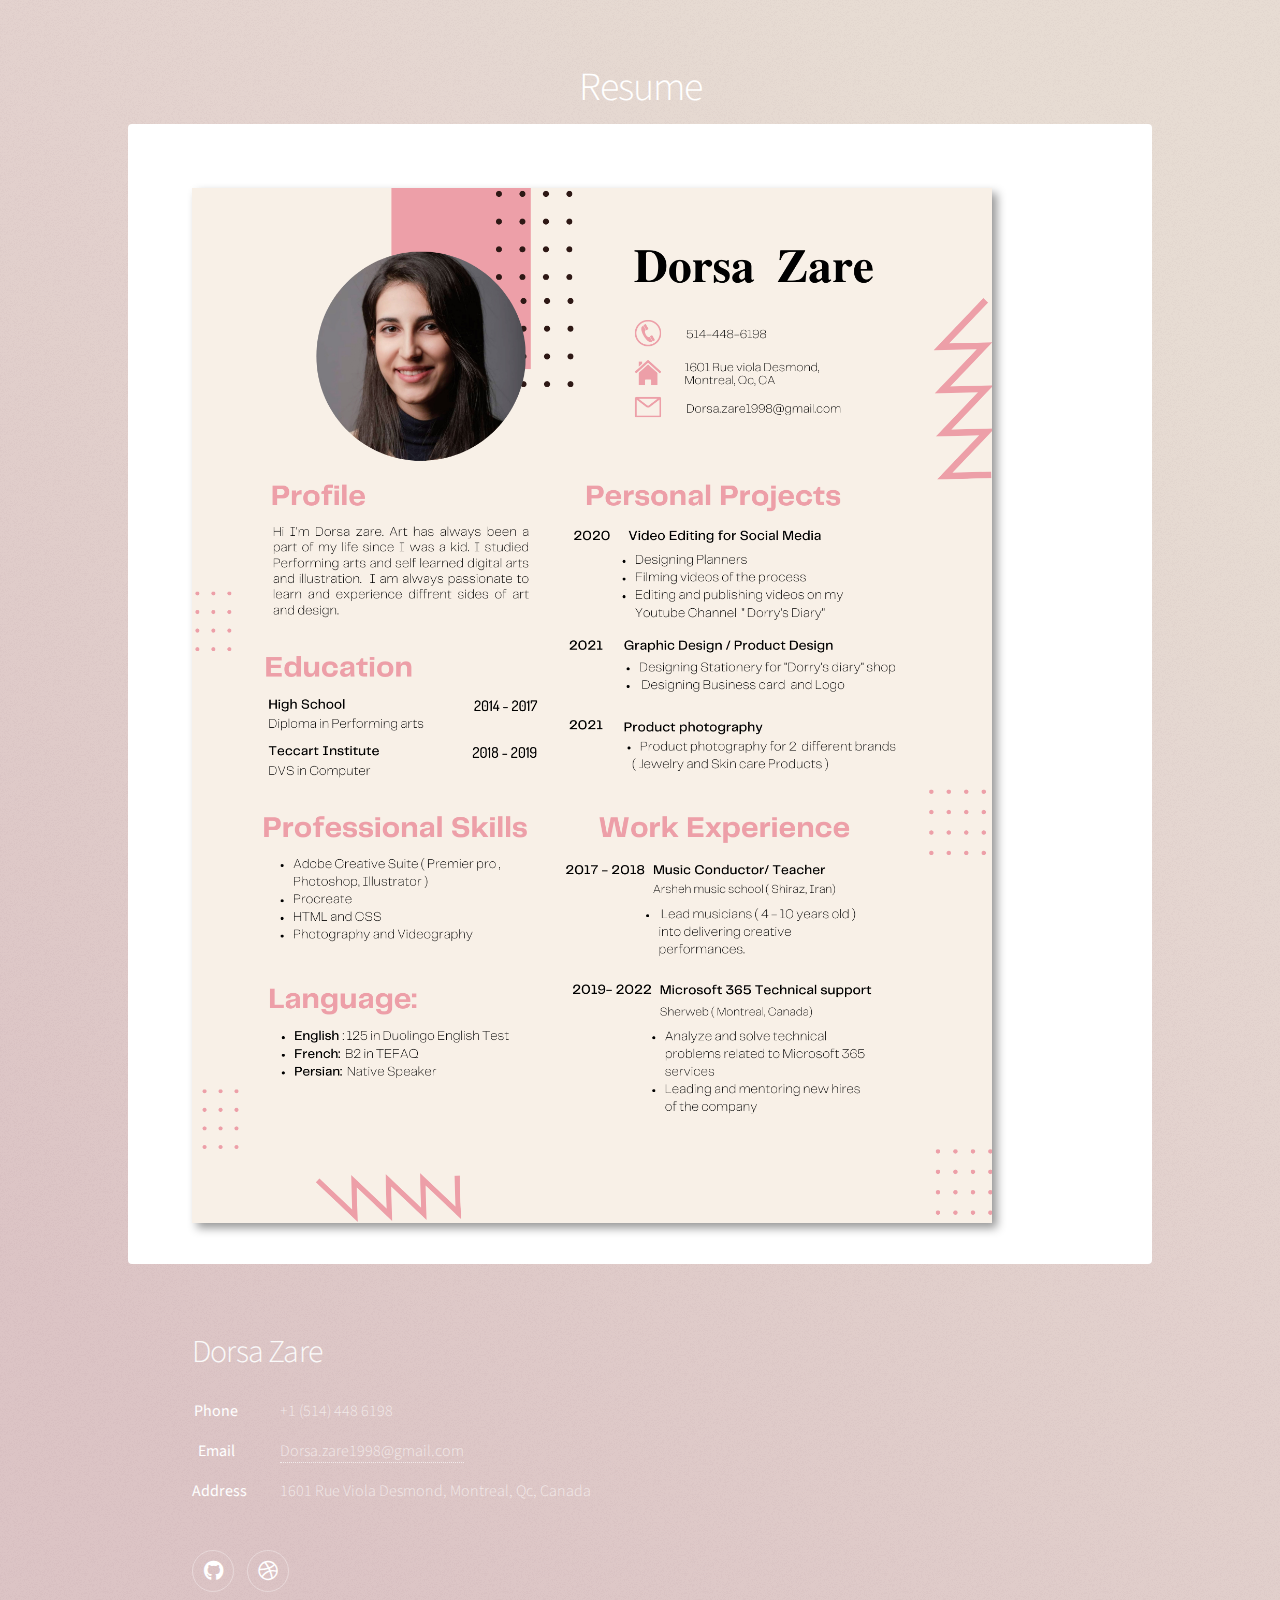
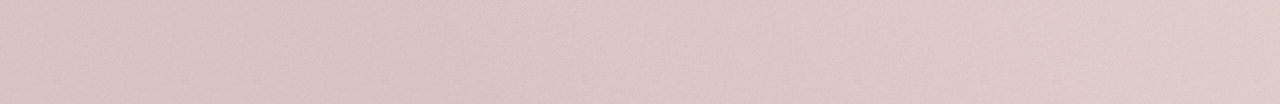
<file: generic.html>
<!DOCTYPE HTML>

<html>
	<head>
	
		<meta charset="utf-8" />
		<meta name="viewport" content="width=device-width, initial-scale=1, user-scalable=no" />
		<link rel="stylesheet" href="assets/css/main.css" />
		<noscript><link rel="stylesheet" href="assets/css/noscript.css" /></noscript>
	</head>
	<body class="is-preload">

		<!-- Wrapper -->
			<div id="wrapper">

				<!-- Header -->
					<header id="header">
						<h1>Resume</h1>
					
					</header>

				<!-- Main -->
					<div id="main">

						<!-- Content -->
							<section id="content" class="main">
				
					
						<input type="image" src="images/Resume.png" alt="Resume"  width="800px" style=" -webkit-filter: drop-shadow(5px 5px 5px rgb(107, 104, 104)); filter: drop-shadow(5px 5px 5px rgb(151, 151, 151));">
				
							</section>

					</div>

				<!-- Footer -->
					<footer id="footer">
						
						<section>
							<h3 style="color:#fafafa; font-size:200%;" >Dorsa Zare</h3> 
							<dl class="alt">
								
								<dt>Phone</dt>
								<dd> +1 (514) 448 6198</dd>
								<dt>Email</dt>
								<dd><a href="#">Dorsa.zare1998@gmail.com</a></dd>
								<dt>Address</dt> 
								<dd>1601 Rue Viola Desmond, Montreal, Qc, Canada</dd>
								<style>
									dt {text-align: center;}
									dd {text-align: left;}
									h3 {text-align: left;}
								
								</style>
							</dl>
							<ul class="icons">
								<li><a href="#" class="icon brands fa-github alt"><span class="label">GitHub</span></a></li>
								<li><a href="#" class="icon brands fa-dribbble alt"><span class="label">Dribbble</span></a></li>
							</ul>
						</section>
						
					</footer>

			</div>

		<!-- Scripts -->
			<script src="assets/js/jquery.min.js"></script>
			<script src="assets/js/jquery.scrollex.min.js"></script>
			<script src="assets/js/jquery.scrolly.min.js"></script>
			<script src="assets/js/browser.min.js"></script>
			<script src="assets/js/breakpoints.min.js"></script>
			<script src="assets/js/util.js"></script>
			<script src="assets/js/main.js"></script>

	</body>
</html>
</file>
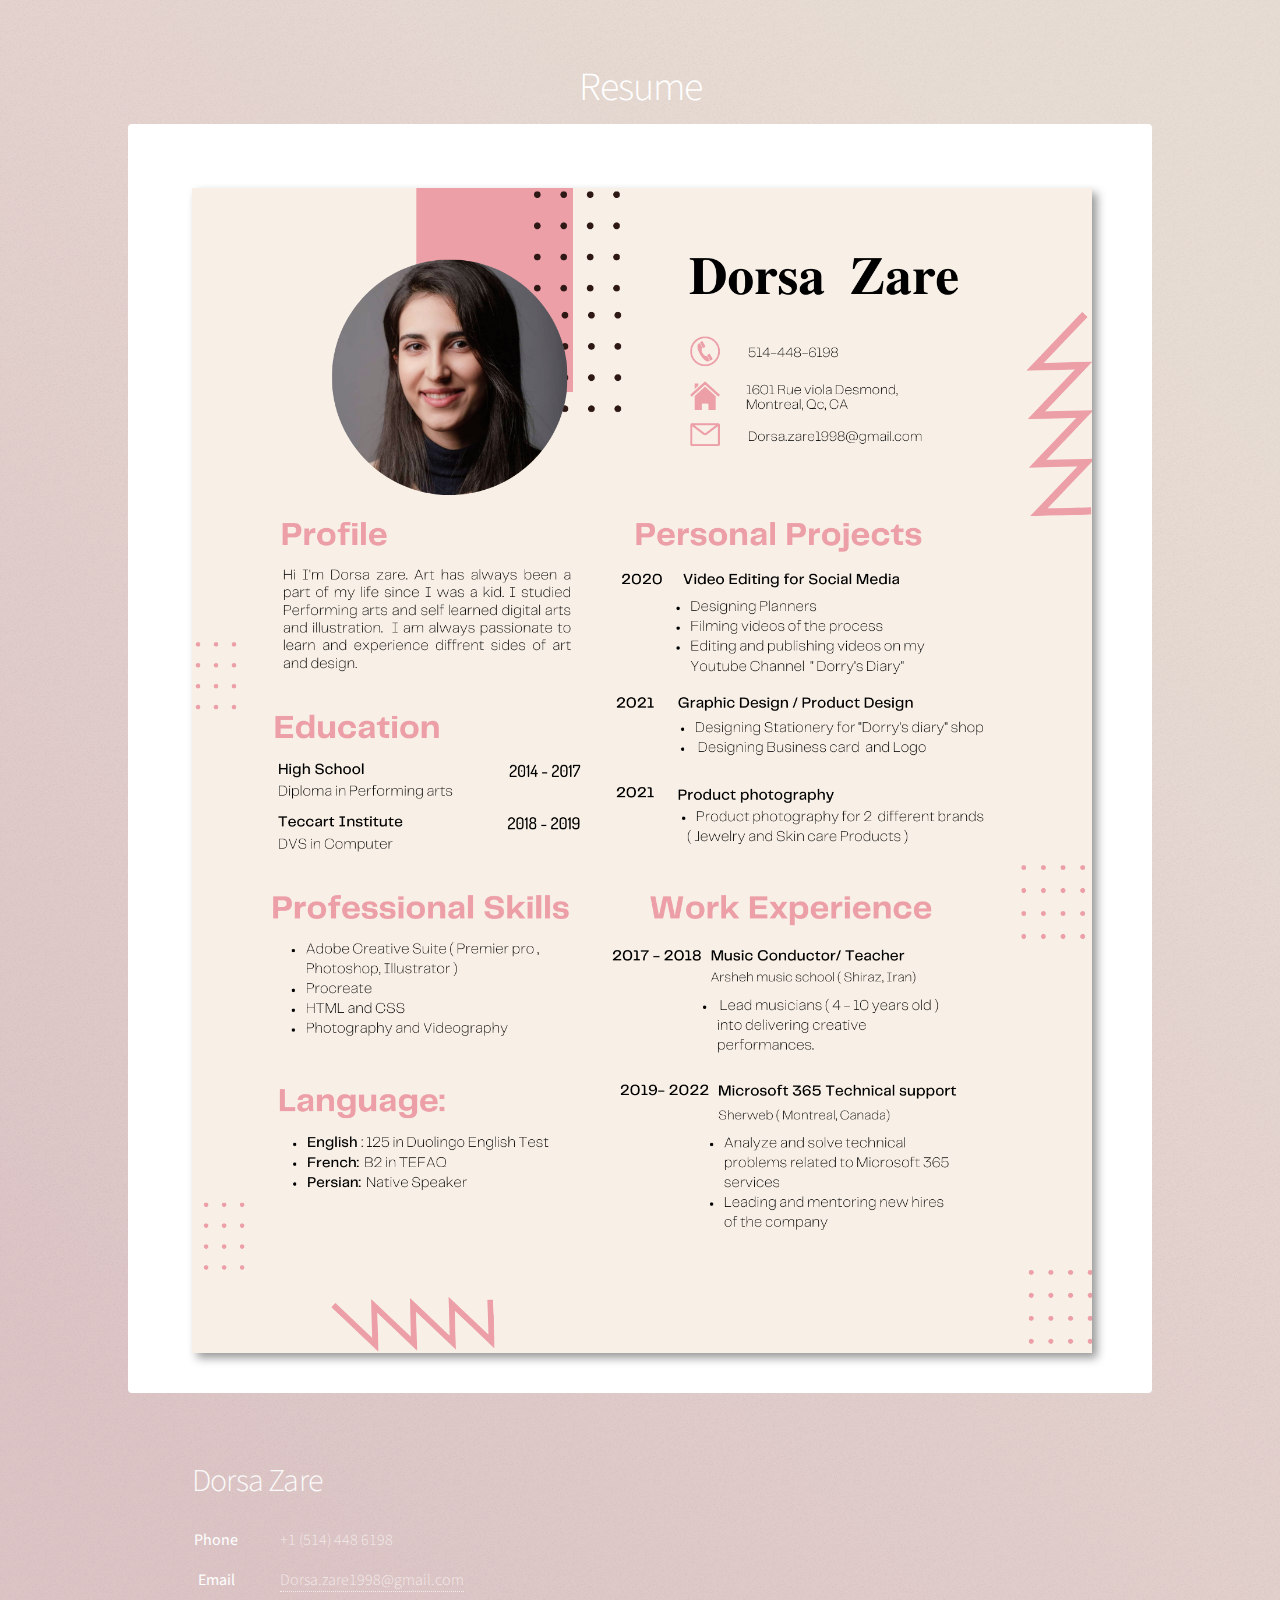
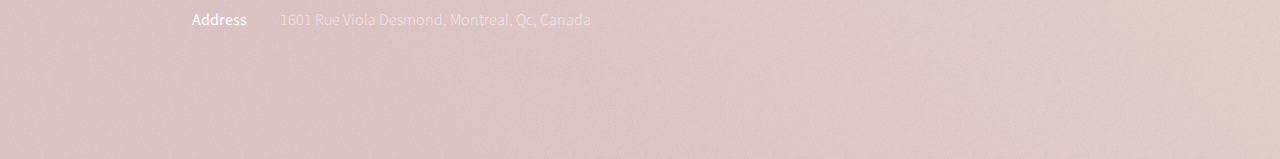
<file: Resume.html>
<!DOCTYPE HTML>

<html>
	<head>
	
		<meta charset="utf-8" />
		<meta name="viewport" content="width=device-width, initial-scale=1, user-scalable=no" />
		<link rel="stylesheet" href="assets/css/main.css" />
		<noscript><link rel="stylesheet" href="assets/css/noscript.css" /></noscript>
	</head>
	<body class="is-preload">

		<!-- Wrapper -->
			<div id="wrapper">

				<!-- Header -->
					<header id="header">
						<h1>Resume</h1>
					
					</header>

				<!-- Main -->
					<div id="main">

						<!-- Content -->
							<section id="content" class="main">
								
						<input type="image" src="images/Resume.png" alt="Resume" class="center" width="900px" style=" -webkit-filter: drop-shadow(5px 5px 5px rgb(107, 104, 104)); filter: drop-shadow(5px 5px 5px rgb(151, 151, 151));">

							</section>

					</div>

				<!-- Footer -->
					<footer id="footer">
						
						<section>
							<h3 style="color:#fafafa; font-size:200%;" >Dorsa Zare</h3> 
							<dl class="alt">
								
								<dt>Phone</dt>
								<dd> +1 (514) 448 6198</dd>
								<dt>Email</dt>
								<dd><a href="#">Dorsa.zare1998@gmail.com</a></dd>
								<dt>Address</dt> 
								<dd>1601 Rue Viola Desmond, Montreal, Qc, Canada</dd>
								<style>
									dt {text-align: center;}
									dd {text-align: left;}
									h3 {text-align: left;}
								
								</style>
							</dl>
							
						</section>
						
					</footer>

			</div>

		<!-- Scripts -->
			<script src="assets/js/jquery.min.js"></script>
			<script src="assets/js/jquery.scrollex.min.js"></script>
			<script src="assets/js/jquery.scrolly.min.js"></script>
			<script src="assets/js/browser.min.js"></script>
			<script src="assets/js/breakpoints.min.js"></script>
			<script src="assets/js/util.js"></script>
			<script src="assets/js/main.js"></script>

	</body>
</html>
</file>
<file: assets/css/noscript.css>
/*
	Stellar by HTML5 UP
	html5up.net | @ajlkn
	Free for personal and commercial use under the CCA 3.0 license (html5up.net/license)
*/

/* Header */

	body.is-preload #header.alt > * {
		opacity: 1;
	}

	body.is-preload #header.alt .logo {
		-moz-transform: none;
		-webkit-transform: none;
		-ms-transform: none;
		transform: none;
	}
</file>
<file: assets/css/main.css>
@import url(fontawesome-all.min.css);
@import 'https://fonts.googleapis.com/css?family=Source+Sans+Pro:300,400';



html, body, div, span, applet, object,
iframe, h1, h2, h3, h4, h5, h6, p, blockquote,
pre, a, abbr, acronym, address, big, cite,
code, del, dfn, em, img, ins, kbd, q, s, samp,
small, strike, strong, sub, sup, tt, var, b,
u, i, center, dl, dt, dd, ol, ul, li, fieldset,
form, label, legend, table, caption, tbody,
tfoot, thead, tr, th, td, article, aside,
canvas, details, embed, figure, figcaption,
footer, header, hgroup, menu, nav, output, ruby,
section, summary, time, mark, audio, video {
	margin: 0;
	padding: 0;
	border: 0;
	font-size: 100%;
	font: inherit;
	vertical-align: baseline;}

article, aside, details, figcaption, figure,
footer, header, hgroup, menu, nav, section {
	display: block;}

body {
	line-height: 1;
}

ol, ul {
	list-style: none;
}

blockquote, q {
	quotes: none;
}

	blockquote:before, blockquote:after, q:before, q:after {
		content: '';
		content: none;
	}

table {
	border-collapse: collapse;
	border-spacing: 0;
}

body {
	-webkit-text-size-adjust: none;
}

mark {
	background-color: transparent;
	color: inherit;
}

input::-moz-focus-inner {
	border: 0;
	padding: 0;
}

input, select, textarea {
	-moz-appearance: none;
	-webkit-appearance: none;
	-ms-appearance: none;
	appearance: none;
}

/* Basic */

	@-ms-viewport {
		width: device-width;
	}

	body {
		-ms-overflow-style: scrollbar;
	}

	@media screen and (max-width: 480px) {

		html, body {
			min-width: 320px;
		}

	}

	html {
		box-sizing: border-box;
	}

	*, *:before, *:after {
		box-sizing: inherit;
	}

	body {
		background-color: #ebded4;
		background-image: url("images/overlay.png"), -moz-linear-gradient(45deg, #dfc5c5 (28, 18%, 69%)#ebded4 85%);
		background-image: url("images/overlay.png"), -webkit-linear-gradient(45deg, #dfc5c5 15%, #ebded4 85%);
		background-image: url("images/overlay.png"), -ms-linear-gradient(45deg, #dfc5c5   15%, #ebded4 85%);
		background-image: url("images/overlay.png"), linear-gradient(45deg, #dfc5c5   15%, #ebded4 85%);
	}

		body.is-preload *, body.is-preload *:before, body.is-preload *:after {
			-moz-animation: none !important;
			-webkit-animation: none !important;
			-ms-animation: none !important;
			animation: none !important;
			-moz-transition: none !important;
			-webkit-transition: none !important;
			-ms-transition: none !important;
			transition: none !important;
		}

/* Type */

	body {
		background-color: #ebded4;
		color: rgba(255, 255, 255, 0.65);
	}

	body, input, select, textarea {
		font-family: "Source Sans Pro", Helvetica, sans-serif;
		font-size: 17pt;
		font-weight: 300;
		line-height: 1.65;
	}

		@media screen and (max-width: 1680px) {

			body, input, select, textarea {
				font-size: 14pt;
			}

		}

		@media screen and (max-width: 1280px) {

			body, input, select, textarea {
				font-size: 12pt;
			}

		}

		@media screen and (max-width: 360px) {

			body, input, select, textarea {
				font-size: 11pt;
			}

		}

	a {
		-moz-transition: color 0.2s ease, border-bottom 0.2s ease;
		-webkit-transition: color 0.2s ease, border-bottom 0.2s ease;
		-ms-transition: color 0.2s ease, border-bottom 0.2s ease;
		transition: color 0.2s ease, border-bottom 0.2s ease;
		text-decoration: none;
		border-bottom: dotted 1px;
		color: inherit;
	}

		a:hover {
			border-bottom-color: transparent;
		}

	strong, b {
		font-weight: 400;
	}

	em, i {
		font-style: italic;
	}

	p {
		margin: 0 0 2em 0;
	}

		p.content {
			-moz-columns: 20em 2;
			-webkit-columns: 20em 2;
			-ms-columns: 20em 2;
			columns: 20em 2;
			-moz-column-gap: 2em;
			-webkit-column-gap: 2em;
			-ms-column-gap: 2em;
			column-gap: 2em;
			text-align: justify;
		}

	h1, h2, h3, h4, h5, h6 {
		font-weight: 300;
		line-height: 1.5;
		margin: 0 0 0.7em 0;
		letter-spacing: -0.025em;
	}

		h1 a, h2 a, h3 a, h4 a, h5 a, h6 a {
			color: inherit;
			text-decoration: none;
		}

	h1 {
		font-size: 2.5em;
		line-height: 1.2;
	}

	h2 {
		font-size: 1.5em;
	}

	h3 {
		font-size: 1.25em;
	}

	h4 {
		font-size: 1.1em;
	}

	h5 {
		font-size: 0.9em;
	}

	h6 {
		font-size: 0.7em;
	}

	@media screen and (max-width: 736px) {

		h1 {
			font-size: 2em;
		}

	}

	sub {
		font-size: 0.8em;
		position: relative;
		top: 0.5em;
	}

	sup {
		font-size: 0.8em;
		position: relative;
		top: -0.5em;
	}

	blockquote {
		border-left: solid 4px;
		font-style: italic;
		margin: 0 0 2em 0;
		padding: 0.5em 0 0.5em 2em;
	}

	code {
		border-radius: 8px;
		border: solid 1px;
		font-family: "Courier New", monospace;
		font-size: 0.9em;
		margin: 0 0.25em;
		padding: 0.25em 0.65em;
	}

	pre {
		-webkit-overflow-scrolling: touch;
		font-family: "Courier New", monospace;
		font-size: 0.9em;
		margin: 0 0 2em 0;
	}

		pre code {
			display: block;
			line-height: 1.75;
			padding: 1em 1.5em;
			overflow-x: auto;
		}

	hr {
		border: 0;
		border-bottom: solid 1px;
		margin: 2em 0;
	}

		hr.major {
			margin: 3em 0;
		}

	.align-left {
		text-align: left;
	}

	.align-center {
		text-align: center;
	}

	.align-right {
		text-align: right;
	}

	input, select, textarea {
		color: #ffffff;
	}

	a:hover {
		color: #ffffff;
	}

	strong, b {
		color: #ffffff;
	}

	h1, h2, h3, h4, h5, h6 {
		color: #ffffff;
	}

	blockquote {
		border-left-color: rgba(255, 255, 255, 0.35);
	}

	code {
		background: rgba(255, 255, 255, 0.075);
		border-color: rgba(255, 255, 255, 0.35);
	}

	hr {
		border-bottom-color: rgba(255, 255, 255, 0.35);
	}

/* Row */

	.row {
		display: flex;
		flex-wrap: wrap;
		box-sizing: border-box;
		align-items: stretch;
	}

		.row > * {
			box-sizing: border-box;
		}

		.row.gtr-uniform > * > :last-child {
			margin-bottom: 0;
		}

		.row.aln-left {
			justify-content: flex-start;
		}

		.row.aln-center {
			justify-content: center;
		}

		.row.aln-right {
			justify-content: flex-end;
		}

		.row.aln-top {
			align-items: flex-start;
		}

		.row.aln-middle {
			align-items: center;
		}

		.row.aln-bottom {
			align-items: flex-end;
		}

		.row > .imp {
			order: -1;
		}

		.row > .col-1 {
			width: 8.33333%;
		}

		.row > .off-1 {
			margin-left: 8.33333%;
		}

		.row > .col-2 {
			width: 16.66667%;
		}

		.row > .off-2 {
			margin-left: 16.66667%;
		}

		.row > .col-3 {
			width: 25%;
		}

		.row > .off-3 {
			margin-left: 25%;
		}

		.row > .col-4 {
			width: 33.33333%;
		}

		.row > .off-4 {
			margin-left: 33.33333%;
		}

		.row > .col-5 {
			width: 41.66667%;
		}

		.row > .off-5 {
			margin-left: 41.66667%;
		}

		.row > .col-6 {
			width: 50%;
		}

		.row > .off-6 {
			margin-left: 50%;
		}

		.row > .col-7 {
			width: 58.33333%;
		}

		.row > .off-7 {
			margin-left: 58.33333%;
		}

		.row > .col-8 {
			width: 66.66667%;
		}

		.row > .off-8 {
			margin-left: 66.66667%;
		}

		.row > .col-9 {
			width: 75%;
		}

		.row > .off-9 {
			margin-left: 75%;
		}

		.row > .col-10 {
			width: 83.33333%;
		}

		.row > .off-10 {
			margin-left: 83.33333%;
		}

		.row > .col-11 {
			width: 91.66667%;
		}

		.row > .off-11 {
			margin-left: 91.66667%;
		}

		.row > .col-12 {
			width: 100%;
		}

		.row > .off-12 {
			margin-left: 100%;
		}

		.row.gtr-0 {
			margin-top: 0;
			margin-left: 0em;
		}

			.row.gtr-0 > * {
				padding: 0 0 0 0em;
			}

			.row.gtr-0.gtr-uniform {
				margin-top: 0em;
			}

				.row.gtr-0.gtr-uniform > * {
					padding-top: 0em;
				}

		.row.gtr-25 {
			margin-top: 0;
			margin-left: -0.375em;
		}

			.row.gtr-25 > * {
				padding: 0 0 0 0.375em;
			}

			.row.gtr-25.gtr-uniform {
				margin-top: -0.375em;
			}

				.row.gtr-25.gtr-uniform > * {
					padding-top: 0.375em;
				}

		.row.gtr-50 {
			margin-top: 0;
			margin-left: -0.75em;
		}

			.row.gtr-50 > * {
				padding: 0 0 0 0.75em;
			}

			.row.gtr-50.gtr-uniform {
				margin-top: -0.75em;
			}

				.row.gtr-50.gtr-uniform > * {
					padding-top: 0.75em;
				}

		.row {
			margin-top: 0;
			margin-left: -1.5em;
		}

			.row > * {
				padding: 0 0 0 1.5em;
			}

			.row.gtr-uniform {
				margin-top: -1.5em;
			}

				.row.gtr-uniform > * {
					padding-top: 1.5em;
				}

		.row.gtr-150 {
			margin-top: 0;
			margin-left: -2.25em;
		}

			.row.gtr-150 > * {
				padding: 0 0 0 2.25em;
			}

			.row.gtr-150.gtr-uniform {
				margin-top: -2.25em;
			}

				.row.gtr-150.gtr-uniform > * {
					padding-top: 2.25em;
				}

		.row.gtr-200 {
			margin-top: 0;
			margin-left: -3em;
		}

			.row.gtr-200 > * {
				padding: 0 0 0 3em;
			}

			.row.gtr-200.gtr-uniform {
				margin-top: -3em;
			}

				.row.gtr-200.gtr-uniform > * {
					padding-top: 3em;
				}

		@media screen and (max-width: 1680px) {

			.row {
				display: flex;
				flex-wrap: wrap;
				box-sizing: border-box;
				align-items: stretch;
			}

				.row > * {
					box-sizing: border-box;
				}

				.row.gtr-uniform > * > :last-child {
					margin-bottom: 0;
				}

				.row.aln-left {
					justify-content: flex-start;
				}

				.row.aln-center {
					justify-content: center;
				}

				.row.aln-right {
					justify-content: flex-end;
				}

				.row.aln-top {
					align-items: flex-start;
				}

				.row.aln-middle {
					align-items: center;
				}

				.row.aln-bottom {
					align-items: flex-end;
				}

				.row > .imp-xlarge {
					order: -1;
				}

				.row > .col-1-xlarge {
					width: 8.33333%;
				}

				.row > .off-1-xlarge {
					margin-left: 8.33333%;
				}

				.row > .col-2-xlarge {
					width: 16.66667%;
				}

				.row > .off-2-xlarge {
					margin-left: 16.66667%;
				}

				.row > .col-3-xlarge {
					width: 25%;
				}

				.row > .off-3-xlarge {
					margin-left: 25%;
				}

				.row > .col-4-xlarge {
					width: 33.33333%;
				}

				.row > .off-4-xlarge {
					margin-left: 33.33333%;
				}

				.row > .col-5-xlarge {
					width: 41.66667%;
				}

				.row > .off-5-xlarge {
					margin-left: 41.66667%;
				}

				.row > .col-6-xlarge {
					width: 50%;
				}

				.row > .off-6-xlarge {
					margin-left: 50%;
				}

				.row > .col-7-xlarge {
					width: 58.33333%;
				}

				.row > .off-7-xlarge {
					margin-left: 58.33333%;
				}

				.row > .col-8-xlarge {
					width: 66.66667%;
				}

				.row > .off-8-xlarge {
					margin-left: 66.66667%;
				}

				.row > .col-9-xlarge {
					width: 75%;
				}

				.row > .off-9-xlarge {
					margin-left: 75%;
				}

				.row > .col-10-xlarge {
					width: 83.33333%;
				}

				.row > .off-10-xlarge {
					margin-left: 83.33333%;
				}

				.row > .col-11-xlarge {
					width: 91.66667%;
				}

				.row > .off-11-xlarge {
					margin-left: 91.66667%;
				}

				.row > .col-12-xlarge {
					width: 100%;
				}

				.row > .off-12-xlarge {
					margin-left: 100%;
				}

				.row.gtr-0 {
					margin-top: 0;
					margin-left: 0em;
				}

					.row.gtr-0 > * {
						padding: 0 0 0 0em;
					}

					.row.gtr-0.gtr-uniform {
						margin-top: 0em;
					}

						.row.gtr-0.gtr-uniform > * {
							padding-top: 0em;
						}

				.row.gtr-25 {
					margin-top: 0;
					margin-left: -0.375em;
				}

					.row.gtr-25 > * {
						padding: 0 0 0 0.375em;
					}

					.row.gtr-25.gtr-uniform {
						margin-top: -0.375em;
					}

						.row.gtr-25.gtr-uniform > * {
							padding-top: 0.375em;
						}

				.row.gtr-50 {
					margin-top: 0;
					margin-left: -0.75em;
				}

					.row.gtr-50 > * {
						padding: 0 0 0 0.75em;
					}

					.row.gtr-50.gtr-uniform {
						margin-top: -0.75em;
					}

						.row.gtr-50.gtr-uniform > * {
							padding-top: 0.75em;
						}

				.row {
					margin-top: 0;
					margin-left: -1.5em;
				}

					.row > * {
						padding: 0 0 0 1.5em;
					}

					.row.gtr-uniform {
						margin-top: -1.5em;
					}

						.row.gtr-uniform > * {
							padding-top: 1.5em;
						}

				.row.gtr-150 {
					margin-top: 0;
					margin-left: -2.25em;
				}

					.row.gtr-150 > * {
						padding: 0 0 0 2.25em;
					}

					.row.gtr-150.gtr-uniform {
						margin-top: -2.25em;
					}

						.row.gtr-150.gtr-uniform > * {
							padding-top: 2.25em;
						}

				.row.gtr-200 {
					margin-top: 0;
					margin-left: -3em;
				}

					.row.gtr-200 > * {
						padding: 0 0 0 3em;
					}

					.row.gtr-200.gtr-uniform {
						margin-top: -3em;
					}

						.row.gtr-200.gtr-uniform > * {
							padding-top: 3em;
						}

		}

		@media screen and (max-width: 1280px) {

			.row {
				display: flex;
				flex-wrap: wrap;
				box-sizing: border-box;
				align-items: stretch;
			}

				.row > * {
					box-sizing: border-box;
				}

				.row.gtr-uniform > * > :last-child {
					margin-bottom: 0;
				}

				.row.aln-left {
					justify-content: flex-start;
				}

				.row.aln-center {
					justify-content: center;
				}

				.row.aln-right {
					justify-content: flex-end;
				}

				.row.aln-top {
					align-items: flex-start;
				}

				.row.aln-middle {
					align-items: center;
				}

				.row.aln-bottom {
					align-items: flex-end;
				}

				.row > .imp-large {
					order: -1;
				}

				.row > .col-1-large {
					width: 8.33333%;
				}

				.row > .off-1-large {
					margin-left: 8.33333%;
				}

				.row > .col-2-large {
					width: 16.66667%;
				}

				.row > .off-2-large {
					margin-left: 16.66667%;
				}

				.row > .col-3-large {
					width: 25%;
				}

				.row > .off-3-large {
					margin-left: 25%;
				}

				.row > .col-4-large {
					width: 33.33333%;
				}

				.row > .off-4-large {
					margin-left: 33.33333%;
				}

				.row > .col-5-large {
					width: 41.66667%;
				}

				.row > .off-5-large {
					margin-left: 41.66667%;
				}

				.row > .col-6-large {
					width: 50%;
				}

				.row > .off-6-large {
					margin-left: 50%;
				}

				.row > .col-7-large {
					width: 58.33333%;
				}

				.row > .off-7-large {
					margin-left: 58.33333%;
				}

				.row > .col-8-large {
					width: 66.66667%;
				}

				.row > .off-8-large {
					margin-left: 66.66667%;
				}

				.row > .col-9-large {
					width: 75%;
				}

				.row > .off-9-large {
					margin-left: 75%;
				}

				.row > .col-10-large {
					width: 83.33333%;
				}

				.row > .off-10-large {
					margin-left: 83.33333%;
				}

				.row > .col-11-large {
					width: 91.66667%;
				}

				.row > .off-11-large {
					margin-left: 91.66667%;
				}

				.row > .col-12-large {
					width: 100%;
				}

				.row > .off-12-large {
					margin-left: 100%;
				}

				.row.gtr-0 {
					margin-top: 0;
					margin-left: 0em;
				}

					.row.gtr-0 > * {
						padding: 0 0 0 0em;
					}

					.row.gtr-0.gtr-uniform {
						margin-top: 0em;
					}

						.row.gtr-0.gtr-uniform > * {
							padding-top: 0em;
						}

				.row.gtr-25 {
					margin-top: 0;
					margin-left: -0.375em;
				}

					.row.gtr-25 > * {
						padding: 0 0 0 0.375em;
					}

					.row.gtr-25.gtr-uniform {
						margin-top: -0.375em;
					}

						.row.gtr-25.gtr-uniform > * {
							padding-top: 0.375em;
						}

				.row.gtr-50 {
					margin-top: 0;
					margin-left: -0.75em;
				}

					.row.gtr-50 > * {
						padding: 0 0 0 0.75em;
					}

					.row.gtr-50.gtr-uniform {
						margin-top: -0.75em;
					}

						.row.gtr-50.gtr-uniform > * {
							padding-top: 0.75em;
						}

				.row {
					margin-top: 0;
					margin-left: -1.5em;
				}

					.row > * {
						padding: 0 0 0 1.5em;
					}

					.row.gtr-uniform {
						margin-top: -1.5em;
					}

						.row.gtr-uniform > * {
							padding-top: 1.5em;
						}

				.row.gtr-150 {
					margin-top: 0;
					margin-left: -2.25em;
				}

					.row.gtr-150 > * {
						padding: 0 0 0 2.25em;
					}

					.row.gtr-150.gtr-uniform {
						margin-top: -2.25em;
					}

						.row.gtr-150.gtr-uniform > * {
							padding-top: 2.25em;
						}

				.row.gtr-200 {
					margin-top: 0;
					margin-left: -3em;
				}

					.row.gtr-200 > * {
						padding: 0 0 0 3em;
					}

					.row.gtr-200.gtr-uniform {
						margin-top: -3em;
					}

						.row.gtr-200.gtr-uniform > * {
							padding-top: 3em;
						}

		}

		@media screen and (max-width: 980px) {

			.row {
				display: flex;
				flex-wrap: wrap;
				box-sizing: border-box;
				align-items: stretch;
			}

				.row > * {
					box-sizing: border-box;
				}

				.row.gtr-uniform > * > :last-child {
					margin-bottom: 0;
				}

				.row.aln-left {
					justify-content: flex-start;
				}

				.row.aln-center {
					justify-content: center;
				}

				.row.aln-right {
					justify-content: flex-end;
				}

				.row.aln-top {
					align-items: flex-start;
				}

				.row.aln-middle {
					align-items: center;
				}

				.row.aln-bottom {
					align-items: flex-end;
				}

				.row > .imp-medium {
					order: -1;
				}

				.row > .col-1-medium {
					width: 8.33333%;
				}

				.row > .off-1-medium {
					margin-left: 8.33333%;
				}

				.row > .col-2-medium {
					width: 16.66667%;
				}

				.row > .off-2-medium {
					margin-left: 16.66667%;
				}

				.row > .col-3-medium {
					width: 25%;
				}

				.row > .off-3-medium {
					margin-left: 25%;
				}

				.row > .col-4-medium {
					width: 33.33333%;
				}

				.row > .off-4-medium {
					margin-left: 33.33333%;
				}

				.row > .col-5-medium {
					width: 41.66667%;
				}

				.row > .off-5-medium {
					margin-left: 41.66667%;
				}

				.row > .col-6-medium {
					width: 50%;
				}

				.row > .off-6-medium {
					margin-left: 50%;
				}

				.row > .col-7-medium {
					width: 58.33333%;
				}

				.row > .off-7-medium {
					margin-left: 58.33333%;
				}

				.row > .col-8-medium {
					width: 66.66667%;
				}

				.row > .off-8-medium {
					margin-left: 66.66667%;
				}

				.row > .col-9-medium {
					width: 75%;
				}

				.row > .off-9-medium {
					margin-left: 75%;
				}

				.row > .col-10-medium {
					width: 83.33333%;
				}

				.row > .off-10-medium {
					margin-left: 83.33333%;
				}

				.row > .col-11-medium {
					width: 91.66667%;
				}

				.row > .off-11-medium {
					margin-left: 91.66667%;
				}

				.row > .col-12-medium {
					width: 100%;
				}

				.row > .off-12-medium {
					margin-left: 100%;
				}

				.row.gtr-0 {
					margin-top: 0;
					margin-left: 0em;
				}

					.row.gtr-0 > * {
						padding: 0 0 0 0em;
					}

					.row.gtr-0.gtr-uniform {
						margin-top: 0em;
					}

						.row.gtr-0.gtr-uniform > * {
							padding-top: 0em;
						}

				.row.gtr-25 {
					margin-top: 0;
					margin-left: -0.375em;
				}

					.row.gtr-25 > * {
						padding: 0 0 0 0.375em;
					}

					.row.gtr-25.gtr-uniform {
						margin-top: -0.375em;
					}

						.row.gtr-25.gtr-uniform > * {
							padding-top: 0.375em;
						}

				.row.gtr-50 {
					margin-top: 0;
					margin-left: -0.75em;
				}

					.row.gtr-50 > * {
						padding: 0 0 0 0.75em;
					}

					.row.gtr-50.gtr-uniform {
						margin-top: -0.75em;
					}

						.row.gtr-50.gtr-uniform > * {
							padding-top: 0.75em;
						}

				.row {
					margin-top: 0;
					margin-left: -1.5em;
				}

					.row > * {
						padding: 0 0 0 1.5em;
					}

					.row.gtr-uniform {
						margin-top: -1.5em;
					}

						.row.gtr-uniform > * {
							padding-top: 1.5em;
						}

				.row.gtr-150 {
					margin-top: 0;
					margin-left: -2.25em;
				}

					.row.gtr-150 > * {
						padding: 0 0 0 2.25em;
					}

					.row.gtr-150.gtr-uniform {
						margin-top: -2.25em;
					}

						.row.gtr-150.gtr-uniform > * {
							padding-top: 2.25em;
						}

				.row.gtr-200 {
					margin-top: 0;
					margin-left: -3em;
				}

					.row.gtr-200 > * {
						padding: 0 0 0 3em;
					}

					.row.gtr-200.gtr-uniform {
						margin-top: -3em;
					}

						.row.gtr-200.gtr-uniform > * {
							padding-top: 3em;
						}

		}

		@media screen and (max-width: 736px) {

			.row {
				display: flex;
				flex-wrap: wrap;
				box-sizing: border-box;
				align-items: stretch;
			}

				.row > * {
					box-sizing: border-box;
				}

				.row.gtr-uniform > * > :last-child {
					margin-bottom: 0;
				}

				.row.aln-left {
					justify-content: flex-start;
				}

				.row.aln-center {
					justify-content: center;
				}

				.row.aln-right {
					justify-content: flex-end;
				}

				.row.aln-top {
					align-items: flex-start;
				}

				.row.aln-middle {
					align-items: center;
				}

				.row.aln-bottom {
					align-items: flex-end;
				}

				.row > .imp-small {
					order: -1;
				}

				.row > .col-1-small {
					width: 8.33333%;
				}

				.row > .off-1-small {
					margin-left: 8.33333%;
				}

				.row > .col-2-small {
					width: 16.66667%;
				}

				.row > .off-2-small {
					margin-left: 16.66667%;
				}

				.row > .col-3-small {
					width: 25%;
				}

				.row > .off-3-small {
					margin-left: 25%;
				}

				.row > .col-4-small {
					width: 33.33333%;
				}

				.row > .off-4-small {
					margin-left: 33.33333%;
				}

				.row > .col-5-small {
					width: 41.66667%;
				}

				.row > .off-5-small {
					margin-left: 41.66667%;
				}

				.row > .col-6-small {
					width: 50%;
				}

				.row > .off-6-small {
					margin-left: 50%;
				}

				.row > .col-7-small {
					width: 58.33333%;
				}

				.row > .off-7-small {
					margin-left: 58.33333%;
				}

				.row > .col-8-small {
					width: 66.66667%;
				}

				.row > .off-8-small {
					margin-left: 66.66667%;
				}

				.row > .col-9-small {
					width: 75%;
				}

				.row > .off-9-small {
					margin-left: 75%;
				}

				.row > .col-10-small {
					width: 83.33333%;
				}

				.row > .off-10-small {
					margin-left: 83.33333%;
				}

				.row > .col-11-small {
					width: 91.66667%;
				}

				.row > .off-11-small {
					margin-left: 91.66667%;
				}

				.row > .col-12-small {
					width: 100%;
				}

				.row > .off-12-small {
					margin-left: 100%;
				}

				.row.gtr-0 {
					margin-top: 0;
					margin-left: 0em;
				}

					.row.gtr-0 > * {
						padding: 0 0 0 0em;
					}

					.row.gtr-0.gtr-uniform {
						margin-top: 0em;
					}

						.row.gtr-0.gtr-uniform > * {
							padding-top: 0em;
						}

				.row.gtr-25 {
					margin-top: 0;
					margin-left: -0.25em;
				}

					.row.gtr-25 > * {
						padding: 0 0 0 0.25em;
					}

					.row.gtr-25.gtr-uniform {
						margin-top: -0.25em;
					}

						.row.gtr-25.gtr-uniform > * {
							padding-top: 0.25em;
						}

				.row.gtr-50 {
					margin-top: 0;
					margin-left: -0.5em;
				}

					.row.gtr-50 > * {
						padding: 0 0 0 0.5em;
					}

					.row.gtr-50.gtr-uniform {
						margin-top: -0.5em;
					}

						.row.gtr-50.gtr-uniform > * {
							padding-top: 0.5em;
						}

				.row {
					margin-top: 0;
					margin-left: -1em;
				}

					.row > * {
						padding: 0 0 0 1em;
					}

					.row.gtr-uniform {
						margin-top: -1em;
					}

						.row.gtr-uniform > * {
							padding-top: 1em;
						}

				.row.gtr-150 {
					margin-top: 0;
					margin-left: -1.5em;
				}

					.row.gtr-150 > * {
						padding: 0 0 0 1.5em;
					}

					.row.gtr-150.gtr-uniform {
						margin-top: -1.5em;
					}

						.row.gtr-150.gtr-uniform > * {
							padding-top: 1.5em;
						}

				.row.gtr-200 {
					margin-top: 0;
					margin-left: -2em;
				}

					.row.gtr-200 > * {
						padding: 0 0 0 2em;
					}

					.row.gtr-200.gtr-uniform {
						margin-top: -2em;
					}

						.row.gtr-200.gtr-uniform > * {
							padding-top: 2em;
						}

		}

		@media screen and (max-width: 480px) {

			.row {
				display: flex;
				flex-wrap: wrap;
				box-sizing: border-box;
				align-items: stretch;
			}

				.row > * {
					box-sizing: border-box;
				}

				.row.gtr-uniform > * > :last-child {
					margin-bottom: 0;
				}

				.row.aln-left {
					justify-content: flex-start;
				}

				.row.aln-center {
					justify-content: center;
				}

				.row.aln-right {
					justify-content: flex-end;
				}

				.row.aln-top {
					align-items: flex-start;
				}

				.row.aln-middle {
					align-items: center;
				}

				.row.aln-bottom {
					align-items: flex-end;
				}

				.row > .imp-xsmall {
					order: -1;
				}

				.row > .col-1-xsmall {
					width: 8.33333%;
				}

				.row > .off-1-xsmall {
					margin-left: 8.33333%;
				}

				.row > .col-2-xsmall {
					width: 16.66667%;
				}

				.row > .off-2-xsmall {
					margin-left: 16.66667%;
				}

				.row > .col-3-xsmall {
					width: 25%;
				}

				.row > .off-3-xsmall {
					margin-left: 25%;
				}

				.row > .col-4-xsmall {
					width: 33.33333%;
				}

				.row > .off-4-xsmall {
					margin-left: 33.33333%;
				}

				.row > .col-5-xsmall {
					width: 41.66667%;
				}

				.row > .off-5-xsmall {
					margin-left: 41.66667%;
				}

				.row > .col-6-xsmall {
					width: 50%;
				}

				.row > .off-6-xsmall {
					margin-left: 50%;
				}

				.row > .col-7-xsmall {
					width: 58.33333%;
				}

				.row > .off-7-xsmall {
					margin-left: 58.33333%;
				}

				.row > .col-8-xsmall {
					width: 66.66667%;
				}

				.row > .off-8-xsmall {
					margin-left: 66.66667%;
				}

				.row > .col-9-xsmall {
					width: 75%;
				}

				.row > .off-9-xsmall {
					margin-left: 75%;
				}

				.row > .col-10-xsmall {
					width: 83.33333%;
				}

				.row > .off-10-xsmall {
					margin-left: 83.33333%;
				}

				.row > .col-11-xsmall {
					width: 91.66667%;
				}

				.row > .off-11-xsmall {
					margin-left: 91.66667%;
				}

				.row > .col-12-xsmall {
					width: 100%;
				}

				.row > .off-12-xsmall {
					margin-left: 100%;
				}

				.row.gtr-0 {
					margin-top: 0;
					margin-left: 0em;
				}

					.row.gtr-0 > * {
						padding: 0 0 0 0em;
					}

					.row.gtr-0.gtr-uniform {
						margin-top: 0em;
					}

						.row.gtr-0.gtr-uniform > * {
							padding-top: 0em;
						}

				.row.gtr-25 {
					margin-top: 0;
					margin-left: -0.3125em;
				}

					.row.gtr-25 > * {
						padding: 0 0 0 0.3125em;
					}

					.row.gtr-25.gtr-uniform {
						margin-top: -0.3125em;
					}

						.row.gtr-25.gtr-uniform > * {
							padding-top: 0.3125em;
						}

				.row.gtr-50 {
					margin-top: 0;
					margin-left: -0.625em;
				}

					.row.gtr-50 > * {
						padding: 0 0 0 0.625em;
					}

					.row.gtr-50.gtr-uniform {
						margin-top: -0.625em;
					}

						.row.gtr-50.gtr-uniform > * {
							padding-top: 0.625em;
						}

				.row {
					margin-top: 0;
					margin-left: -1.25em;
				}

					.row > * {
						padding: 0 0 0 1.25em;
					}

					.row.gtr-uniform {
						margin-top: -1.25em;
					}

						.row.gtr-uniform > * {
							padding-top: 1.25em;
						}

				.row.gtr-150 {
					margin-top: 0;
					margin-left: -1.875em;
				}

					.row.gtr-150 > * {
						padding: 0 0 0 1.875em;
					}

					.row.gtr-150.gtr-uniform {
						margin-top: -1.875em;
					}

						.row.gtr-150.gtr-uniform > * {
							padding-top: 1.875em;
						}

				.row.gtr-200 {
					margin-top: 0;
					margin-left: -2.5em;
				}

					.row.gtr-200 > * {
						padding: 0 0 0 2.5em;
					}

					.row.gtr-200.gtr-uniform {
						margin-top: -2.5em;
					}

						.row.gtr-200.gtr-uniform > * {
							padding-top: 2.5em;
						}

		}

/* Box */

	.box {
		border-radius: 8px;
		border: solid;
		margin-bottom: 2em;
		padding: 1.5em;
	}

		.box > :last-child,
		.box > :last-child > :last-child,
		.box > :last-child > :last-child > :last-child {
			margin-bottom: 0;
		}

		.box.alt {
			border: 0;
			border-radius: 0;
			padding: 0;
		}

	.box {
		border-color: rgba(255, 255, 255, 0.35);
	}

/* Button */

	input[type="submit"],
	input[type="reset"],
	input[type="button"],
	button,
	.button {
		-moz-appearance: none;
		-webkit-appearance: none;
		-ms-appearance: none;
		appearance: none;
		-moz-transition: background-color 0.2s ease-in-out, color 0.2s ease-in-out;
		-webkit-transition: background-color 0.2s ease-in-out, color 0.2s ease-in-out;
		-ms-transition: background-color 0.2s ease-in-out, color 0.2s ease-in-out;
		transition: background-color 0.2s ease-in-out, color 0.2s ease-in-out;
		border-radius: 8px;
		border: 0;
		cursor: pointer;
		display: inline-block;
		font-weight: 300;
		height: 2.75em;
		line-height: 2.75em;
		min-width: 9.25em;
		padding: 0 1.5em;
		text-align: center;
		text-decoration: none;
		white-space: nowrap;
	}

		input[type="submit"].icon,
		input[type="reset"].icon,
		input[type="button"].icon,
		button.icon,
		.button.icon {
			padding-left: 1.35em;
		}

			input[type="submit"].icon:before,
			input[type="reset"].icon:before,
			input[type="button"].icon:before,
			button.icon:before,
			.button.icon:before {
				margin-right: 0.5em;
			}

		input[type="submit"].fit,
		input[type="reset"].fit,
		input[type="button"].fit,
		button.fit,
		.button.fit {
			width: 100%;
		}

		input[type="submit"].small,
		input[type="reset"].small,
		input[type="button"].small,
		button.small,
		.button.small {
			font-size: 0.8em;
		}

		input[type="submit"].large,
		input[type="reset"].large,
		input[type="button"].large,
		button.large,
		.button.large {
			font-size: 1.35em;
		}

		input[type="submit"].disabled, input[type="submit"]:disabled,
		input[type="reset"].disabled,
		input[type="reset"]:disabled,
		input[type="button"].disabled,
		input[type="button"]:disabled,
		button.disabled,
		button:disabled,
		.button.disabled,
		.button:disabled {
			pointer-events: none;
			opacity: 0.25;
		}

		@media screen and (max-width: 736px) {

			input[type="submit"],
			input[type="reset"],
			input[type="button"],
			button,
			.button {
				min-width: 0;
			}

		}

	input[type="submit"],
	input[type="reset"],
	input[type="button"],
	button,
	.button {
		background-color: transparent;
		box-shadow: inset 0 0 0 1px rgba(255, 255, 255, 0.35);
		color: #ffffff !important;
	}

		input[type="submit"]:hover,
		input[type="reset"]:hover,
		input[type="button"]:hover,
		button:hover,
		.button:hover {
			background-color: rgba(255, 255, 255, 0.075);
		}

		input[type="submit"]:active,
		input[type="reset"]:active,
		input[type="button"]:active,
		button:active,
		.button:active {
			background-color: rgba(255, 255, 255, 0.2);
		}

		input[type="submit"].icon:before,
		input[type="reset"].icon:before,
		input[type="button"].icon:before,
		button.icon:before,
		.button.icon:before {
			color: rgba(255, 255, 255, 0.5);
		}

		input[type="submit"].primary,
		input[type="reset"].primary,
		input[type="button"].primary,
		button.primary,
		.button.primary {
			background-color: #8cc9f0;
			color: #ffffff !important;
			box-shadow: none;
		}

			input[type="submit"].primary:hover,
			input[type="reset"].primary:hover,
			input[type="button"].primary:hover,
			button.primary:hover,
			.button.primary:hover {
				background-color: #9acff2;
			}

			input[type="submit"].primary:active,
			input[type="reset"].primary:active,
			input[type="button"].primary:active,
			button.primary:active,
			.button.primary:active {
				background-color: #7ec3ee;
			}

			input[type="submit"].primary.icon:before,
			input[type="reset"].primary.icon:before,
			input[type="button"].primary.icon:before,
			button.primary.icon:before,
			.button.primary.icon:before {
				color: #ffffff !important;
			}

/* Form */

	form {
		margin: 0 0 2em 0;
	}

	label {
		display: block;
		font-size: 0.9em;
		font-weight: 400;
		margin: 0 0 1em 0;
	}

	input[type="text"],
	input[type="password"],
	input[type="email"],
	select,
	textarea {
		-moz-appearance: none;
		-webkit-appearance: none;
		-ms-appearance: none;
		appearance: none;
		border-radius: 8px;
		border: solid 1px;
		color: inherit;
		display: block;
		outline: 0;
		padding: 0 1em;
		text-decoration: none;
		width: 100%;
	}

		input[type="text"]:invalid,
		input[type="password"]:invalid,
		input[type="email"]:invalid,
		select:invalid,
		textarea:invalid {
			box-shadow: none;
		}

	select {
		background-size: 1.25rem;
		background-repeat: no-repeat;
		background-position: calc(100% - 1rem) center;
		height: 2.75em;
		padding-right: 2.75em;
		text-overflow: ellipsis;
	}

		select:focus::-ms-value {
			background-color: transparent;
		}

		select::-ms-expand {
			display: none;
		}

	input[type="text"],
	input[type="password"],
	input[type="email"],
	select {
		height: 2.75em;
	}

	textarea {
		padding: 0.75em 1em;
	}

	input[type="checkbox"],
	input[type="radio"] {
		-moz-appearance: none;
		-webkit-appearance: none;
		-ms-appearance: none;
		appearance: none;
		display: block;
		float: left;
		margin-right: -2em;
		opacity: 0;
		width: 1em;
		z-index: -1;
	}

		input[type="checkbox"] + label,
		input[type="radio"] + label {
			text-decoration: none;
			cursor: pointer;
			display: inline-block;
			font-size: 1em;
			font-weight: 300;
			padding-left: 2.4em;
			padding-right: 0.75em;
			position: relative;
		}

			input[type="checkbox"] + label:before,
			input[type="radio"] + label:before {
				-moz-osx-font-smoothing: grayscale;
				-webkit-font-smoothing: antialiased;
				display: inline-block;
				font-style: normal;
				font-variant: normal;
				text-rendering: auto;
				line-height: 1;
				text-transform: none !important;
				font-family: 'Font Awesome 5 Free';
				font-weight: 900;
			}

			input[type="checkbox"] + label:before,
			input[type="radio"] + label:before {
				border-radius: 8px;
				border: solid 1px;
				content: '';
				display: inline-block;
				font-size: 0.8em;
				height: 2.0625em;
				left: 0;
				line-height: 2.0625em;
				position: absolute;
				text-align: center;
				top: 0;
				width: 2.0625em;
			}

		input[type="checkbox"]:checked + label:before,
		input[type="radio"]:checked + label:before {
			content: '\f00c';
		}

	input[type="checkbox"] + label:before {
		border-radius: 8px;
	}

	input[type="radio"] + label:before {
		border-radius: 100%;
	}

	::-webkit-input-placeholder {
		opacity: 1.0;
	}

	:-moz-placeholder {
		opacity: 1.0;
	}

	::-moz-placeholder {
		opacity: 1.0;
	}

	:-ms-input-placeholder {
		opacity: 1.0;
	}

	label {
		color: #ffffff;
	}

	input[type="text"],
	input[type="password"],
	input[type="email"],
	select,
	textarea {
		background-color: rgba(255, 255, 255, 0.075);
		border-color: rgba(255, 255, 255, 0.35);
	}

		input[type="text"]:focus,
		input[type="password"]:focus,
		input[type="email"]:focus,
		select:focus,
		textarea:focus {
			border-color: #727272;
			box-shadow: 0 0 0 1px #868686;
		}

	select {
		background-image: url("data:image/svg+xml;charset=utf8,%3Csvg xmlns='http://www.w3.org/2000/svg' width='40' height='40' preserveAspectRatio='none' viewBox='0 0 40 40'%3E%3Cpath d='M9.4,12.3l10.4,10.4l10.4-10.4c0.2-0.2,0.5-0.4,0.9-0.4c0.3,0,0.6,0.1,0.9,0.4l3.3,3.3c0.2,0.2,0.4,0.5,0.4,0.9 c0,0.4-0.1,0.6-0.4,0.9L20.7,31.9c-0.2,0.2-0.5,0.4-0.9,0.4c-0.3,0-0.6-0.1-0.9-0.4L4.3,17.3c-0.2-0.2-0.4-0.5-0.4-0.9 c0-0.4,0.1-0.6,0.4-0.9l3.3-3.3c0.2-0.2,0.5-0.4,0.9-0.4S9.1,12.1,9.4,12.3z' fill='rgba(255, 255, 255, 0.35)' /%3E%3C/svg%3E");
	}

		select option {
			color: #ffffff;
			background: #d1bfb4;
		}

	input[type="checkbox"] + label,
	input[type="radio"] + label {
		color: rgba(255, 255, 255, 0.65);
	}

		input[type="checkbox"] + label:before,
		input[type="radio"] + label:before {
			background: rgba(255, 255, 255, 0.075);
			border-color: rgba(255, 255, 255, 0.35);
		}

	input[type="checkbox"]:checked + label:before,
	input[type="radio"]:checked + label:before {
		background-color: #ffffff;
		border-color: #ffffff;
		color: #935d8c;
	}

	input[type="checkbox"]:focus + label:before,
	input[type="radio"]:focus + label:before {
		border-color: #8cc9f0;
		box-shadow: 0 0 0 1px #8cc9f0;
	}

	::-webkit-input-placeholder {
		color: rgba(255, 255, 255, 0.5) !important;
	}

	:-moz-placeholder {
		color: rgba(255, 255, 255, 0.5) !important;
	}

	::-moz-placeholder {
		color: rgba(255, 255, 255, 0.5) !important;
	}

	:-ms-input-placeholder {
		color: rgba(255, 255, 255, 0.5) !important;
	}

	.formerize-placeholder {
		color: rgba(255, 255, 255, 0.5) !important;
	}

/* Icon */

	.icon {
		text-decoration: none;
		-moz-transition: background-color 0.2s ease-in-out, color 0.2s ease-in-out;
		-webkit-transition: background-color 0.2s ease-in-out, color 0.2s ease-in-out;
		-ms-transition: background-color 0.2s ease-in-out, color 0.2s ease-in-out;
		transition: background-color 0.2s ease-in-out, color 0.2s ease-in-out;
		border-bottom: none;
		position: relative;
	}

		.icon:before {
			-moz-osx-font-smoothing: grayscale;
			-webkit-font-smoothing: antialiased;
			display: inline-block;
			font-style: normal;
			font-variant: normal;
			text-rendering: auto;
			line-height: 1;
			text-transform: none !important;
			font-family: 'Font Awesome 5 Free';
			font-weight: 400;
		}

		.icon > .label {
			display: none;
		}

		.icon:before {
			line-height: solid;
		}

		.icon.solid:before {
			font-weight: 900;
		}

		.icon.brands:before {
			font-family: 'Font Awesome 5 Brands';
		}

		.icon.major {
			border: solid 1px;
			display: inline-block;
			border-radius: 100%;
			padding: 0.65em;
			margin: 0 0 2em 0;
			cursor: default;
		}

			.icon.major:before {
				display: inline-block;
				font-size: 6.25rem;
				width: 2.25em;
				height: 2.25em;
				line-height: 2.2em;
				border-radius: 100%;
				border: solid 1px;
				text-align: center;
			}

		.icon.alt {
			display: inline-block;
			border: solid 1px;
			border-radius: 100%;
		}

			.icon.alt:before {
				display: block;
				font-size: 1.25em;
				width: 2em;
				height: 2em;
				text-align: center;
				line-height: 2em;
			}

		.icon.style1 {
			color: #efa8b0;
		}

		.icon.style2 {
			color: #c79cc8;
		}

		.icon.style3 {
			color: #a89cc8;
		}

		.icon.style4 {
			color: #535353;
		}

		.icon.style5 {
			color: #535353;
		}

		@media screen and (max-width: 1680px) {

			.icon.major:before {
				font-size: 5.5rem;
			}

		}

		@media screen and (max-width: 1280px) {

			.icon.major:before {
				font-size: 4.75rem;
			}

		}

		@media screen and (max-width: 736px) {

			.icon.major {
				margin: 0 0 1.5em 0;
				padding: 0.35em;
			}

				.icon.major:before {
					font-size: 3.5rem;
				}

		}

	.icon.major {
		border-color: rgba(255, 255, 255, 0.35);
	}

		.icon.major:before {
			border-color: rgba(255, 255, 255, 0.35);
		}

	.icon.alt {
		border-color: rgba(255, 255, 255, 0.35);
		color: #ffffff;
	}

		.icon.alt:hover {
			background-color: rgba(255, 255, 255, 0.075);
		}

		.icon.alt:active {
			background-color: rgba(255, 255, 255, 0.2);
		}

/* Image */

	.image {
		border-radius: 8px;
		border: 0;
		display: inline-block;
		position: relative;
	}

		.image img {
			border-radius: 8px;
			display: block;
		}

		.image.left, .image.right {
			max-width: 40%;
		}

			.image.left img, .image.right img {
				width: 100%;
			}

		.image.left {
			float: left;
			margin: 0 1.5em 1em 0;
			top: 0.25em;
		}

		.image.right {
			float: right;
			margin: 0 0 1em 1.5em;
			top: 0.25em;
		}

		.image.fit {
			display: block;
			margin: 0 0 2em 0;
			width: 100%;
		}

			.image.fit img {
				width: 100%;
			}

		.image.main {
			display: block;
			margin: 0 0 3em 0;
			width: 100%;
		}

			.image.main img {
				width: 100%;
			}

/* List */

	ol {
		list-style: decimal;
		margin: 0 0 2em 0;
		padding-left: 1.25em;
	}

		ol li {
			padding-left: 0.25em;
		}

	ul {
		list-style: disc;
		margin: 0 0 2em 0;
		padding-left: 1em;
	}

		ul li {
			padding-left: 0.5em;
		}

		ul.alt {
			list-style: none;
			padding-left: 0;
		}

			ul.alt li {
				border-top: solid 1px;
				padding: 0.5em 0;
			}

				ul.alt li:first-child {
					border-top: 0;
					padding-top: 0;
				}

	dl {
		margin: 0 0 2em 0;
	}

		dl dt {
			display: block;
			font-weight: 400;
			margin: 0 0 1em 0;
		}

		dl dd {
			margin-left: 2em;
		}

		dl.alt dt {
			display: block;
			width: 3em;
			margin: 0;
			clear: left;
			float: left;
		}

		dl.alt dd {
			margin: 0 0 0.85em 5.5em;
		}

		dl.alt:after {
			content: '';
			display: block;
			clear: both;
		}

	ul.alt li {
		border-top-color: rgba(255, 255, 255, 0.35);
	}

	dl dt {
		color: #ffffff;
	}

/* Actions */

	ul.actions {
		display: -moz-flex;
		display: -webkit-flex;
		display: -ms-flex;
		display: flex;
		cursor: default;
		list-style: none;
		margin-left: -1em;
		padding-left: 0;
	}

		ul.actions li {
			padding: 0 0 0 1em;
			vertical-align: middle;
		}

		ul.actions.special {
			-moz-justify-content: center;
			-webkit-justify-content: center;
			-ms-justify-content: center;
			justify-content: center;
			width: 100%;
			margin-left: 0;
		}

			ul.actions.special li:first-child {
				padding-left: 0;
			}

		ul.actions.stacked {
			-moz-flex-direction: column;
			-webkit-flex-direction: column;
			-ms-flex-direction: column;
			flex-direction: column;
			margin-left: 0;
		}

			ul.actions.stacked li {
				padding: 1.3em 0 0 0;
			}

				ul.actions.stacked li:first-child {
					padding-top: 0;
				}

		ul.actions.fit {
			width: calc(100% + 1em);
		}

			ul.actions.fit li {
				-moz-flex-grow: 1;
				-webkit-flex-grow: 1;
				-ms-flex-grow: 1;
				flex-grow: 1;
				-moz-flex-shrink: 1;
				-webkit-flex-shrink: 1;
				-ms-flex-shrink: 1;
				flex-shrink: 1;
				width: 100%;
			}

				ul.actions.fit li > * {
					width: 100%;
				}

			ul.actions.fit.stacked {
				width: 100%;
			}

		@media screen and (max-width: 480px) {

			ul.actions:not(.fixed) {
				-moz-flex-direction: column;
				-webkit-flex-direction: column;
				-ms-flex-direction: column;
				flex-direction: column;
				margin-left: 0;
				width: 100% !important;
			}

				ul.actions:not(.fixed) li {
					-moz-flex-grow: 1;
					-webkit-flex-grow: 1;
					-ms-flex-grow: 1;
					flex-grow: 1;
					-moz-flex-shrink: 1;
					-webkit-flex-shrink: 1;
					-ms-flex-shrink: 1;
					flex-shrink: 1;
					padding: 1em 0 0 0;
					text-align: center;
					width: 100%;
				}

					ul.actions:not(.fixed) li > * {
						width: 100%;
					}

					ul.actions:not(.fixed) li:first-child {
						padding-top: 0;
					}

					ul.actions:not(.fixed) li input[type="submit"],
					ul.actions:not(.fixed) li input[type="reset"],
					ul.actions:not(.fixed) li input[type="button"],
					ul.actions:not(.fixed) li button,
					ul.actions:not(.fixed) li .button {
						width: 100%;
					}

						ul.actions:not(.fixed) li input[type="submit"].icon:before,
						ul.actions:not(.fixed) li input[type="reset"].icon:before,
						ul.actions:not(.fixed) li input[type="button"].icon:before,
						ul.actions:not(.fixed) li button.icon:before,
						ul.actions:not(.fixed) li .button.icon:before {
							margin-left: -0.5rem;
						}

		}

/* Icons */

	ul.icons {
		cursor: default;
		list-style: none;
		padding-left: 0;
	}

		ul.icons li {
			display: inline-block;
			padding: 0 0.65em 0 0;
		}

			ul.icons li:last-child {
				padding-right: 0 !important;
			}

/* Section/Article */

	section.special, article.special {
		text-align: center;
	}

	header.major {
		margin-bottom: 3em;
	}

		header.major h2 {
			font-size: 2em;
		}

			header.major h2:after {
				display: block;
				content: '';
				width: 3.25em;
				height: 2px;
				margin: 0.7em 0 1em 0;
				border-radius: 2px;
			}

				section.special header.major h2:after, article.special header.major h2:after {
					margin-left: auto;
					margin-right: auto;
				}

		header.major p {
			font-size: 1.25em;
			letter-spacing: -0.025em;
		}

		header.major.special {
			text-align: center;
		}

			header.major.special h2:after {
				margin-left: auto;
				margin-right: auto;
			}

	footer.major {
		margin-top: 3em;
	}

	@media screen and (max-width: 736px) {

		header.major {
			margin-bottom: 0;
		}

			header.major h2 {
				font-size: 1.5em;
			}

			header.major p {
				font-size: 1em;
				letter-spacing: 0;
			}

				header.major p br {
					display: none;
				}

		footer.major {
			margin-top: 0;
		}

	}

	header.major h2:after {
		background-color: rgba(255, 255, 255, 0.35);
	}

/* Table */

	.table-wrapper {
		-webkit-overflow-scrolling: touch;
		overflow-x: auto;
	}

	table {
		margin: 0 0 2em 0;
		width: 100%;
	}

		table tbody tr {
			border: solid 1px;
			border-left: 0;
			border-right: 0;
		}

		table td {
			padding: 0.75em 0.75em;
		}

		table th {
			font-size: 0.9em;
			font-weight: 400;
			padding: 0 0.75em 0.75em 0.75em;
			text-align: left;
		}

		table thead {
			border-bottom: solid 2px;
		}

		table tfoot {
			border-top: solid 2px;
		}

		table.alt {
			border-collapse: separate;
		}

			table.alt tbody tr td {
				border: solid 1px;
				border-left-width: 0;
				border-top-width: 0;
			}

				table.alt tbody tr td:first-child {
					border-left-width: 1px;
				}

			table.alt tbody tr:first-child td {
				border-top-width: 1px;
			}

			table.alt thead {
				border-bottom: 0;
			}

			table.alt tfoot {
				border-top: 0;
			}

	table tbody tr {
		border-color: rgba(255, 255, 255, 0.35);
	}

		table tbody tr:nth-child(2n + 1) {
			background-color: rgba(255, 255, 255, 0.075);
		}

	table th {
		color: #ffffff;
	}

	table thead {
		border-bottom-color: rgba(255, 255, 255, 0.35);
	}

	table tfoot {
		border-top-color: rgba(255, 255, 255, 0.35);
	}

	table.alt tbody tr td {
		border-color: rgba(255, 255, 255, 0.35);
	}

/* Features */

	.features {
		display: -moz-flex;
		display: -webkit-flex;
		display: -ms-flex;
		display: flex;
		-moz-flex-wrap: wrap;
		-webkit-flex-wrap: wrap;
		-ms-flex-wrap: wrap;
		flex-wrap: wrap;
		-moz-justify-content: center;
		-webkit-justify-content: center;
		-ms-justify-content: center;
		justify-content: center;
		width: calc(100% + 2em);
		margin: 0 0 3em -2em;
		padding: 0;
		list-style: none;
	}

		.features li {
			width: calc(33.33333% - 2em);
			margin-left: 2em;
			margin-top: 3em;
			padding: 0;
		}

			.features li:nth-child(1), .features li:nth-child(2), .features li:nth-child(3) {
				margin-top: 0;
			}

			.features li > :last-child {
				margin-bottom: 0;
			}

		@media screen and (max-width: 980px) {

			.features li {
				width: calc(50% - 2em);
			}

				.features li:nth-child(3) {
					margin-top: 3em;
				}

		}

		@media screen and (max-width: 736px) {

			.features {
				width: 100%;
				margin: 0 0 2em 0;
			}

				.features li {
					width: 100%;
					margin-left: 0;
					margin-top: 2em;
				}

					.features li:nth-child(2), .features li:nth-child(3) {
						margin-top: 2em;
					}

		}

/* Statistics */

	.statistics {
		display: -moz-flex;
		display: -webkit-flex;
		display: -ms-flex;
		display: flex;
		width: 100%;
		margin: 0 0 3em 0;
		padding: 0;
		list-style: none;
		cursor: default;
	}

		.statistics li {
			-moz-flex: 1;
			-webkit-flex: 1;
			-ms-flex: 1;
			flex: 1;
			padding: 1.5em;
			color: #ffffff;
			text-align: center;
		}

			.statistics li.style1 {
				background-color: #efa8b0;
			}

			.statistics li.style2 {
				background-color: #c79cc8;
			}

			.statistics li.style3 {
				background-color: #a89cc8;
			}

			.statistics li.style4 {
				background-color: #9bb2e1;
			}

			.statistics li.style5 {
				background-color: #8cc9f0;
			}

			.statistics li strong, .statistics li b {
				display: block;
				font-size: 2em;
				line-height: 1.1;
				color: inherit !important;
				font-weight: 300;
				letter-spacing: -0.025em;
			}

			.statistics li:first-child {
				border-top-left-radius: 8px;
				border-bottom-left-radius: 8px;
			}

			.statistics li:last-child {
				border-top-right-radius: 8px;
				border-bottom-right-radius: 8px;
			}

			.statistics li .icon {
				display: inline-block;
			}

				.statistics li .icon:before {
					font-size: 2.75rem;
					line-height: 1.3;
				}

		@media screen and (max-width: 980px) {

			.statistics li strong, .statistics li b {
				font-size: 1.5em;
			}

		}

		@media screen and (max-width: 736px) {

			.statistics {
				display: block;
				width: 20em;
				max-width: 100%;
				margin: 0 auto 2em auto;
			}

				.statistics li:first-child {
					border-bottom-left-radius: 0;
					border-top-right-radius: 8px;
				}

				.statistics li:last-child {
					border-top-right-radius: 0;
					border-bottom-left-radius: 8px;
				}

				.statistics li .icon:before {
					font-size: 3.75rem;
				}

				.statistics li strong, .statistics li b {
					font-size: 2.5em;
				}

		}

/* Spotlight */

	.spotlight {
		display: -moz-flex;
		display: -webkit-flex;
		display: -ms-flex;
		display: flex;
		-moz-align-items: center;
		-webkit-align-items: center;
		-ms-align-items: center;
		align-items: center;
		margin: 0 0 2em 0;
	}

		.spotlight .content {
			-moz-flex: 1;
			-webkit-flex: 1;
			-ms-flex: 1;
			flex: 1;
		}

			.spotlight .content > :last-child {
				margin-bottom: 0;
			}

			.spotlight .content header.major {
				margin: 0 0 2em 0;
			}

		.spotlight .image {
			display: inline-block;
			margin-left: 4em;
			padding: 0.65em;
			border-radius: 100%;
			border: solid 1px;
		}

			.spotlight .image img {
				display: block;
				border-radius: 100%;
				width: 16em;
			}

		@media screen and (max-width: 980px) {

			.spotlight {
				-moz-flex-direction: column-reverse;
				-webkit-flex-direction: column-reverse;
				-ms-flex-direction: column-reverse;
				flex-direction: column-reverse;
				text-align: center;
			}

				.spotlight .content {
					-moz-flex: 0 1 auto;
					-webkit-flex: 0 1 auto;
					-ms-flex: 0 1 auto;
					flex: 0 1 auto;
					width: 100%;
				}

					.spotlight .content header.major h2:after {
						margin-left: auto;
						margin-right: auto;
					}

					.spotlight .content .actions {
						-moz-justify-content: center;
						-webkit-justify-content: center;
						-ms-justify-content: center;
						justify-content: center;
						width: calc(100% + 1em);
					}

				.spotlight .image {
					-moz-flex: 0 1 auto;
					-webkit-flex: 0 1 auto;
					-ms-flex: 0 1 auto;
					flex: 0 1 auto;
					margin-left: 0;
					margin-bottom: 2em;
				}

		}

		@media screen and (max-width: 736px) {

			.spotlight .image {
				padding: 0.35em;
			}

				.spotlight .image img {
					width: 12em;
				}

		}

	.spotlight .image {
		border-color: rgba(255, 255, 255, 0.35);
	}

/* Header */

	#header {
		padding: 5em 5em 1em 5em ;
		text-align: center;
	}

		#header h1 {
			margin: 0 0 0.25em 0;
		}

		#header p {
			font-size: 1.25em;
			letter-spacing: -0.025em;
		}

		#header.alt {
			padding: 7em 5em 4em 5em ;
		}

			#header.alt h1 {
				font-size: 3.25em;
			}

			#header.alt > * {
				-moz-transition: opacity 3s ease;
				-webkit-transition: opacity 3s ease;
				-ms-transition: opacity 3s ease;
				transition: opacity 3s ease;
				-moz-transition-delay: 0.5s;
				-webkit-transition-delay: 0.5s;
				-ms-transition-delay: 0.5s;
				transition-delay: 0.5s;
				opacity: 1;
			}

			#header.alt .logo {
				-moz-transition: opacity 1.25s ease, -moz-transform 0.5s ease;
				-webkit-transition: opacity 1.25s ease, -webkit-transform 0.5s ease;
				-ms-transition: opacity 1.25s ease, -ms-transform 0.5s ease;
				transition: opacity 1.25s ease, transform 0.5s ease;
				-moz-transition-delay: 0s;
				-webkit-transition-delay: 0s;
				-ms-transition-delay: 0s;
				transition-delay: 0s;
				display: block;
				margin: 0 0 1.5em 0;
			}

				#header.alt .logo img {
					display: block;
					margin: 0 auto;
					max-width: 75%;
				}

		@media screen and (max-width: 1280px) {

			#header {
				padding: 4em 4em 0.1em 4em ;
			}

				#header.alt {
					padding: 6em 4em 3em 4em ;
				}

		}

		@media screen and (max-width: 980px) {

			#header {
				padding: 4em 3em 0.1em 3em ;
			}

				#header.alt {
					padding: 5em 3em 2em 3em ;
				}

		}

		@media screen and (max-width: 736px) {

			#header {
				padding: 3em 2em 0.1em 2em ;
			}

				#header p {
					font-size: 1em;
					letter-spacing: 0;
				}

					#header p br {
						display: none;
					}

				#header.alt {
					padding: 4em 2em 1em 2em ;
				}

					#header.alt h1 {
						font-size: 2.5em;
					}

		}

		@media screen and (max-width: 480px) {

			#header {
				padding: 3em 1.5em 0.1em 1.5em ;
			}

				#header.alt {
					padding: 4em 1.5em 1em 1.5em ;
				}

		}

		@media screen and (max-width: 360px) {

			#header {
				padding: 2.5em 1em 0.1em 1em ;
			}

				#header.alt {
					padding: 3.5em 1em 0.5em 1em ;
				}

		}

		body.is-preload #header.alt > * {
			opacity: 0;
		}

		body.is-preload #header.alt .logo {
			-moz-transform: scale(0.8) rotate(-30deg);
			-webkit-transform: scale(0.8) rotate(-30deg);
			-ms-transform: scale(0.8) rotate(-30deg);
			transform: scale(0.8) rotate(-30deg);
		}

/* Nav */

	#nav {
		-moz-transition: background-color 0.2s ease, border-top-left-radius 0.2s ease, border-top-right-radius 0.2s ease, padding 0.2s ease;
		-webkit-transition: background-color 0.2s ease, border-top-left-radius 0.2s ease, border-top-right-radius 0.2s ease, padding 0.2s ease;
		-ms-transition: background-color 0.2s ease, border-top-left-radius 0.2s ease, border-top-right-radius 0.2s ease, padding 0.2s ease;
		transition: background-color 0.2s ease, border-top-left-radius 0.2s ease, border-top-right-radius 0.2s ease, padding 0.2s ease;
		background-color: #ffffff;
		color: #636363;
		position: absolute;
		width: 64em;
		max-width: calc(100% - 4em);
		padding: 1em;
		background-color: #f7f7f7;
		border-top-left-radius: 0.25em;
		border-top-right-radius: 0.25em;
		cursor: default;
		text-align: center;
	}

		#nav input, #nav select, #nav textarea {
			color: #636363;
		}

		#nav a:hover {
			color: #636363;
		}

		#nav strong, #nav b {
			color: #636363;
		}

		#nav h1, #nav h2, #nav h3, #nav h4, #nav h5, #nav h6 {
			color: #636363;
		}

		#nav blockquote {
			border-left-color: #dddddd;
		}

		#nav code {
			background: rgba(222, 222, 222, 0.25);
			border-color: #dddddd;
		}

		#nav hr {
			border-bottom-color: #dddddd;
		}

		#nav + #main {
			padding-top: 4.25em;
		}

		#nav ul {
			margin: 0;
			padding: 0;
			list-style: none;
		}

			#nav ul li {
				-moz-transition: margin 0.2s ease;
				-webkit-transition: margin 0.2s ease;
				-ms-transition: margin 0.2s ease;
				transition: margin 0.2s ease;
				display: inline-block;
				margin: 0 0.35em;
				padding: 0;
				vertical-align: middle;
			}

				#nav ul li a {
					-moz-transition: font-size 0.2s ease;
					-webkit-transition: font-size 0.2s ease;
					-ms-transition: font-size 0.2s ease;
					transition: font-size 0.2s ease;
					display: inline-block;
					height: 2.25em;
					line-height: 2.25em;
					padding: 0 1.25em;
					border: 0;
					border-radius: 8px;
					box-shadow: inset 0 0 0 1px transparent;
				}

					#nav ul li a:hover {
						background-color: rgba(222, 222, 222, 0.25);
					}

					#nav ul li a.active {
						background-color: #ffffff;
						box-shadow: none;
					}

		#nav.alt {
			position: fixed;
			top: 0;
			padding: 0.5em 1em;
			background-color: rgba(247, 247, 247, 0.95);
			border-top-left-radius: 0;
			border-top-right-radius: 0;
			z-index: 10000;
		}

			#nav.alt ul li {
				margin: 0 0.175em;
			}

				#nav.alt ul li a {
					font-size: 0.9em;
				}

		@media screen and (max-width: 736px) {

			#nav {
				display: none;
			}

				#nav + #main {
					padding-top: 0;
				}

		}

/* Main */

	#main {
		background-color: #ffffff;
		color: #636363;
		border-radius: 0.25em;
	}

		#main input, #main select, #main textarea {
			color: #636363;
		}

		#main a:hover {
			color: #636363;
		}

		#main strong, #main b {
			color: #636363;
		}

		#main h1, #main h2, #main h3, #main h4, #main h5, #main h6 {
			color: #636363;
		}

		#main blockquote {
			border-left-color: #dddddd;
		}

		#main code {
			background: rgba(222, 222, 222, 0.25);
			border-color: #dddddd;
		}

		#main hr {
			border-bottom-color: #dddddd;
		}

		#main .box {
			border-color: #dddddd;
		}

		#main input[type="submit"],
		#main input[type="reset"],
		#main input[type="button"],
		#main button,
		#main .button {
			background-color: transparent;
			box-shadow: inset 0 0 0 1px #dddddd;
			color: #636363 !important;
		}

			#main input[type="submit"]:hover,
			#main input[type="reset"]:hover,
			#main input[type="button"]:hover,
			#main button:hover,
			#main .button:hover {
				background-color: rgba(222, 222, 222, 0.25);
			}

			#main input[type="submit"]:active,
			#main input[type="reset"]:active,
			#main input[type="button"]:active,
			#main button:active,
			#main .button:active {
				background-color: rgba(222, 222, 222, 0.5);
			}

			#main input[type="submit"].icon:before,
			#main input[type="reset"].icon:before,
			#main input[type="button"].icon:before,
			#main button.icon:before,
			#main .button.icon:before {
				color: rgba(99, 99, 99, 0.25);
			}

			#main input[type="submit"].primary,
			#main input[type="reset"].primary,
			#main input[type="button"].primary,
			#main button.primary,
			#main .button.primary {
				background-color: #8cc9f0;
				color: #ffffff !important;
				box-shadow: none;
			}

				#main input[type="submit"].primary:hover,
				#main input[type="reset"].primary:hover,
				#main input[type="button"].primary:hover,
				#main button.primary:hover,
				#main .button.primary:hover {
					background-color: #9acff2;
				}

				#main input[type="submit"].primary:active,
				#main input[type="reset"].primary:active,
				#main input[type="button"].primary:active,
				#main button.primary:active,
				#main .button.primary:active {
					background-color: #7ec3ee;
				}

				#main input[type="submit"].primary.icon:before,
				#main input[type="reset"].primary.icon:before,
				#main input[type="button"].primary.icon:before,
				#main button.primary.icon:before,
				#main .button.primary.icon:before {
					color: #ffffff !important;
				}

		#main label {
			color: #636363;
		}

		#main input[type="text"],
		#main input[type="password"],
		#main input[type="email"],
		#main select,
		#main textarea {
			background-color: rgba(222, 222, 222, 0.25);
			border-color: #dddddd;
		}

			#main input[type="text"]:focus,
			#main input[type="password"]:focus,
			#main input[type="email"]:focus,
			#main select:focus,
			#main textarea:focus {
				border-color: #8cc9f0;
				box-shadow: 0 0 0 1px #8cc9f0;
			}

		#main select {
			background-image: url("data:image/svg+xml;charset=utf8,%3Csvg xmlns='http://www.w3.org/2000/svg' width='40' height='40' preserveAspectRatio='none' viewBox='0 0 40 40'%3E%3Cpath d='M9.4,12.3l10.4,10.4l10.4-10.4c0.2-0.2,0.5-0.4,0.9-0.4c0.3,0,0.6,0.1,0.9,0.4l3.3,3.3c0.2,0.2,0.4,0.5,0.4,0.9 c0,0.4-0.1,0.6-0.4,0.9L20.7,31.9c-0.2,0.2-0.5,0.4-0.9,0.4c-0.3,0-0.6-0.1-0.9-0.4L4.3,17.3c-0.2-0.2-0.4-0.5-0.4-0.9 c0-0.4,0.1-0.6,0.4-0.9l3.3-3.3c0.2-0.2,0.5-0.4,0.9-0.4S9.1,12.1,9.4,12.3z' fill='%23dddddd' /%3E%3C/svg%3E");
		}

			#main select option {
				color: #636363;
				background: #ffffff;
			}

		#main input[type="checkbox"] + label,
		#main input[type="radio"] + label {
			color: #636363;
		}

			#main input[type="checkbox"] + label:before,
			#main input[type="radio"] + label:before {
				background: rgba(222, 222, 222, 0.25);
				border-color: #dddddd;
			}

		#main input[type="checkbox"]:checked + label:before,
		#main input[type="radio"]:checked + label:before {
			background-color: #636363;
			border-color: #636363;
			color: #ffffff;
		}

		#main input[type="checkbox"]:focus + label:before,
		#main input[type="radio"]:focus + label:before {
			border-color: #686868;
			box-shadow: 0 0 0 1px #707172;
		}

		#main ::-webkit-input-placeholder {
			color: rgba(99, 99, 99, 0.25) !important;
		}

		#main :-moz-placeholder {
			color: rgba(99, 99, 99, 0.25) !important;
		}

		#main ::-moz-placeholder {
			color: rgba(99, 99, 99, 0.25) !important;
		}

		#main :-ms-input-placeholder {
			color: rgba(99, 99, 99, 0.25) !important;
		}

		#main .formerize-placeholder {
			color: rgba(99, 99, 99, 0.25) !important;
		}

		#main .icon.major {
			border-color: #dddddd;
		}

			#main .icon.major:before {
				border-color: #dddddd;
			}

		#main .icon.alt {
			border-color: #dddddd;
			color: #636363;
		}

			#main .icon.alt:hover {
				background-color: rgba(222, 222, 222, 0.25);
			}

			#main .icon.alt:active {
				background-color: rgba(222, 222, 222, 0.5);
			}

		#main ul.alt li {
			border-top-color: #dddddd;
		}

		#main dl dt {
			color: #636363;
		}

		#main header.major h2:after {
			background-color: #dddddd;
			background-image: -moz-linear-gradient(90deg, #f0ddcd, #c2a68b, #f0ddcd);
			background-image: -webkit-linear-gradient(90deg, #f0ddcd, #c2a68b, #f0ddcd);
			background-image: -ms-linear-gradient(90deg, #f0ddcd, #c2a68b, #f0ddcd);
			background-image: linear-gradient(90deg, #f0ddcd, #c2a68b, #f0ddcd);
		}

		#main table tbody tr {
			border-color: #dddddd;
		}

			#main table tbody tr:nth-child(2n + 1) {
				background-color: rgba(222, 222, 222, 0.25);
			}

		#main table th {
			color: #636363;
		}

		#main table thead {
			border-bottom-color: #dddddd;
		}

		#main table tfoot {
			border-top-color: #dddddd;
		}

		#main table.alt tbody tr td {
			border-color: #dddddd;
		}

		#main .spotlight .image {
			border-color: #dddddd;
		}

		#main > .main {
			padding: 5em 5em 3em 5em ;
			border-top: solid 1px #dddddd;
		}

			#main > .main:first-child {
				border-top: 0;
			}

			#main > .main > .image.main:first-child {
				margin: -5em 0 5em -5em;
				width: calc(100% + 10em);
				border-top-right-radius: 0.25em;
				border-top-left-radius: 0.25em;
				border-bottom-right-radius: 0;
				border-bottom-left-radius: 0;
			}

				#main > .main > .image.main:first-child img {
					border-top-right-radius: 0.25em;
					border-top-left-radius: 0.25em;
					border-bottom-right-radius: 0;
					border-bottom-left-radius: 0;
				}

		@media screen and (max-width: 1280px) {

			#main > .main {
				padding: 4em 4em 2em 4em ;
			}

				#main > .main > .image.main:first-child {
					margin: -4em 0 4em -4em;
					width: calc(100% + 8em);
				}

		}

		@media screen and (max-width: 980px) {

			#main > .main {
				padding: 4em 3em 2em 3em ;
			}

				#main > .main > .image.main:first-child {
					margin: -4em 0 4em -3em;
					width: calc(100% + 6em);
				}

		}

		@media screen and (max-width: 736px) {

			#main > .main {
				padding: 3em 2em 1em 2em ;
			}

				#main > .main > .image.main:first-child {
					margin: -3em 0 2em -2em;
					width: calc(100% + 4em);
				}

		}

		@media screen and (max-width: 480px) {

			#main > .main {
				padding: 3em 1.5em 1em 1.5em ;
			}

				#main > .main > .image.main:first-child {
					margin: -3em 0 1.5em -1.5em;
					width: calc(100% + 3em);
				}

		}

		@media screen and (max-width: 360px) {

			#main {
				border-radius: 0;
			}

				#main > .main {
					padding: 2.5em 1em 0.5em 1em ;
				}

					#main > .main > .image.main:first-child {
						margin: -2.5em 0 1.5em -1em;
						width: calc(100% + 2em);
						border-radius: 0;
					}

						#main > .main > .image.main:first-child img {
							border-radius: 0;
						}

		}

/* Footer */

	#footer {
		display: -moz-flex;
		display: -webkit-flex;
		display: -ms-flex;
		display: flex;
		-moz-flex-wrap: wrap;
		-webkit-flex-wrap: wrap;
		-ms-flex-wrap: wrap;
		flex-wrap: wrap;
		padding: 5em 5em 3em 5em ;
		width: calc(100% + 2em);
		margin: 0 0 3em -2em;
	}

		#footer > * {
			width: calc(50% - 2em);
			margin-left: 2em;
		}

		#footer .copyright {
			width: 100%;
			margin: 2.5em 0 2em 0;
			font-size: 0.8em;
			text-align: center;
		}

		@media screen and (max-width: 1280px) {

			#footer {
				padding: 4em 4em 2em 4em ;
			}

		}

		@media screen and (max-width: 980px) {

			#footer {
				padding: 4em 3em 2em 3em ;
				display: block;
				margin: 0 0 3em 0;
				width: 100%;
			}

				#footer > * {
					width: 100%;
					margin-left: 0;
					margin-bottom: 3em;
				}

				#footer .copyright {
					text-align: left;
				}

		}

		@media screen and (max-width: 736px) {

			#footer {
				padding: 3em 2em 1em 2em ;
			}

		}

		@media screen and (max-width: 480px) {

			#footer {
				padding: 3em 1.5em 1em 1.5em ;
			}

		}

		@media screen and (max-width: 480px) {

			#footer {
				padding: 2.5em 1em 0.5em 1em ;
			}

		}

/* Wrapper */

	#wrapper {
		width: 64em;
		max-width: calc(100% - 4em);
		margin: 0 auto;
	}

		@media screen and (max-width: 480px) {

			#wrapper {
				max-width: calc(100% - 2em);
			}

		}

		@media screen and (max-width: 360px) {

			#wrapper {
				max-width: 100%;
			}

		}
</file>
